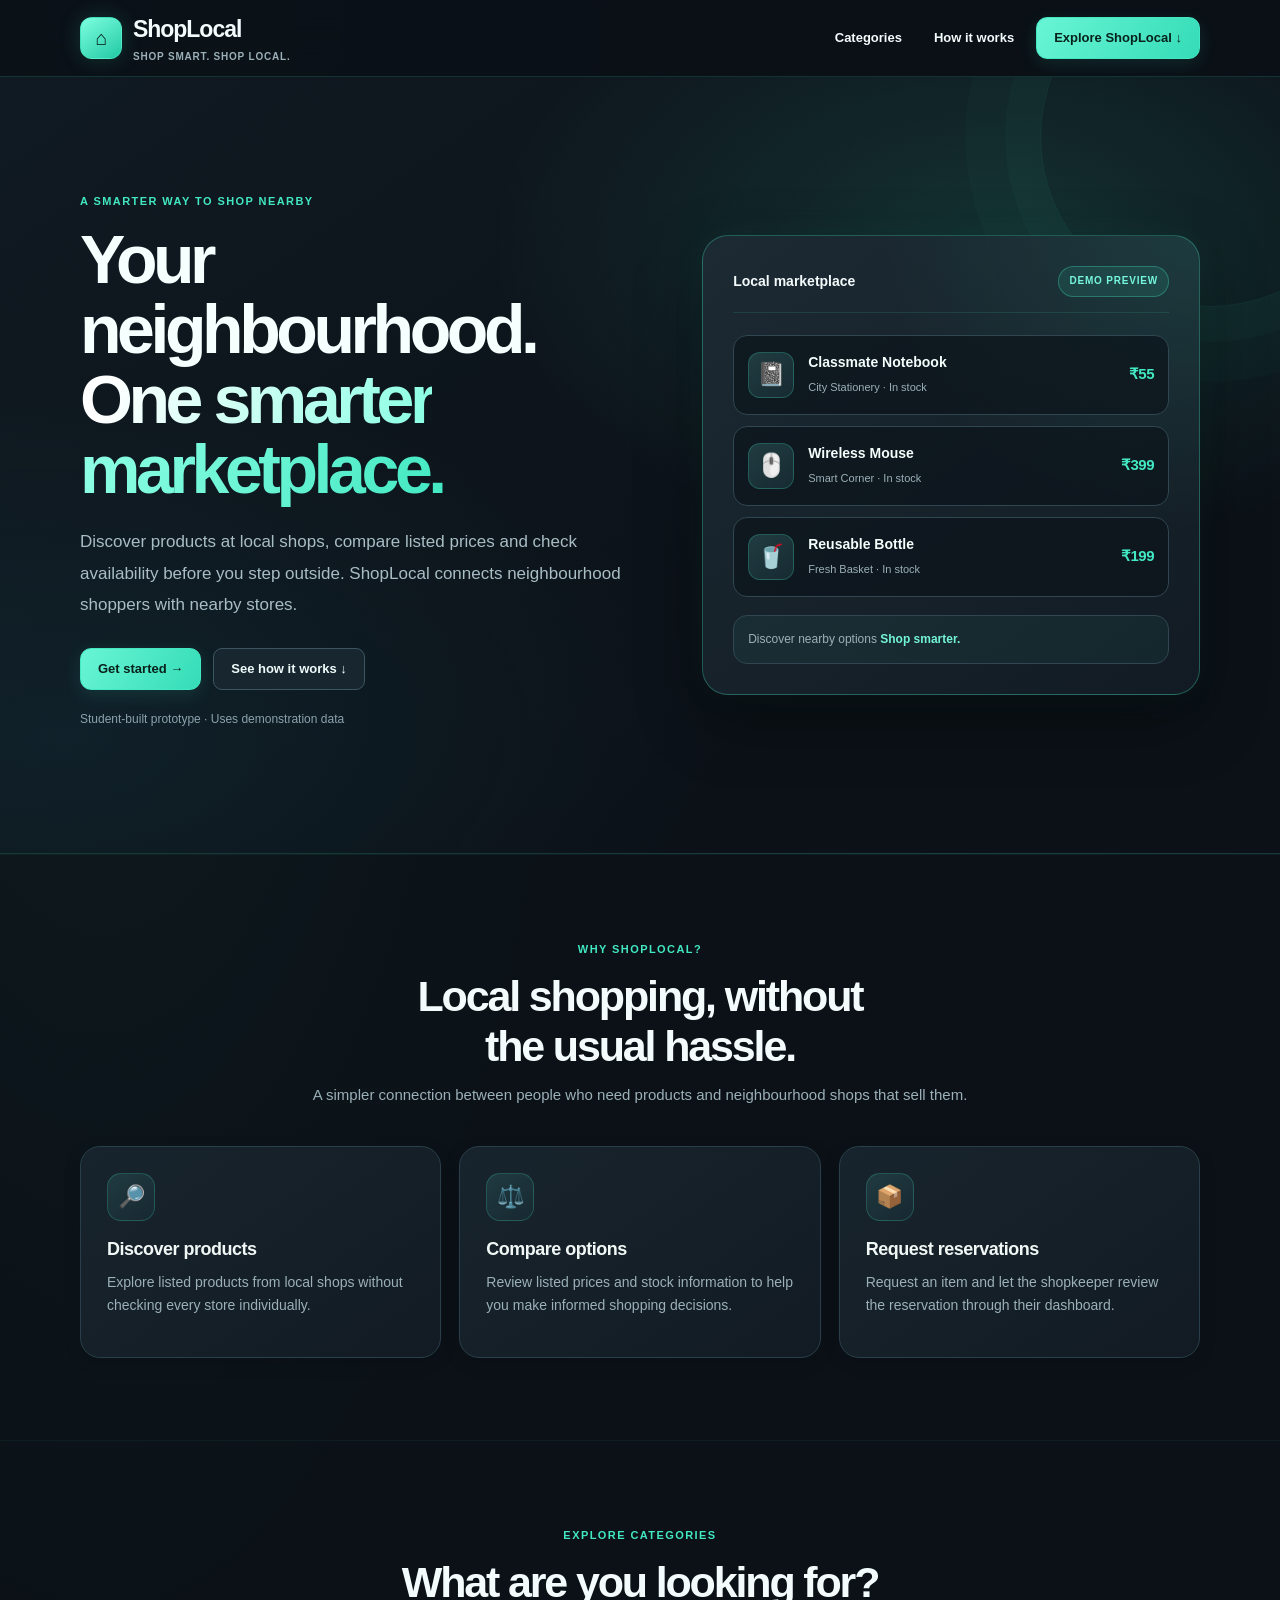
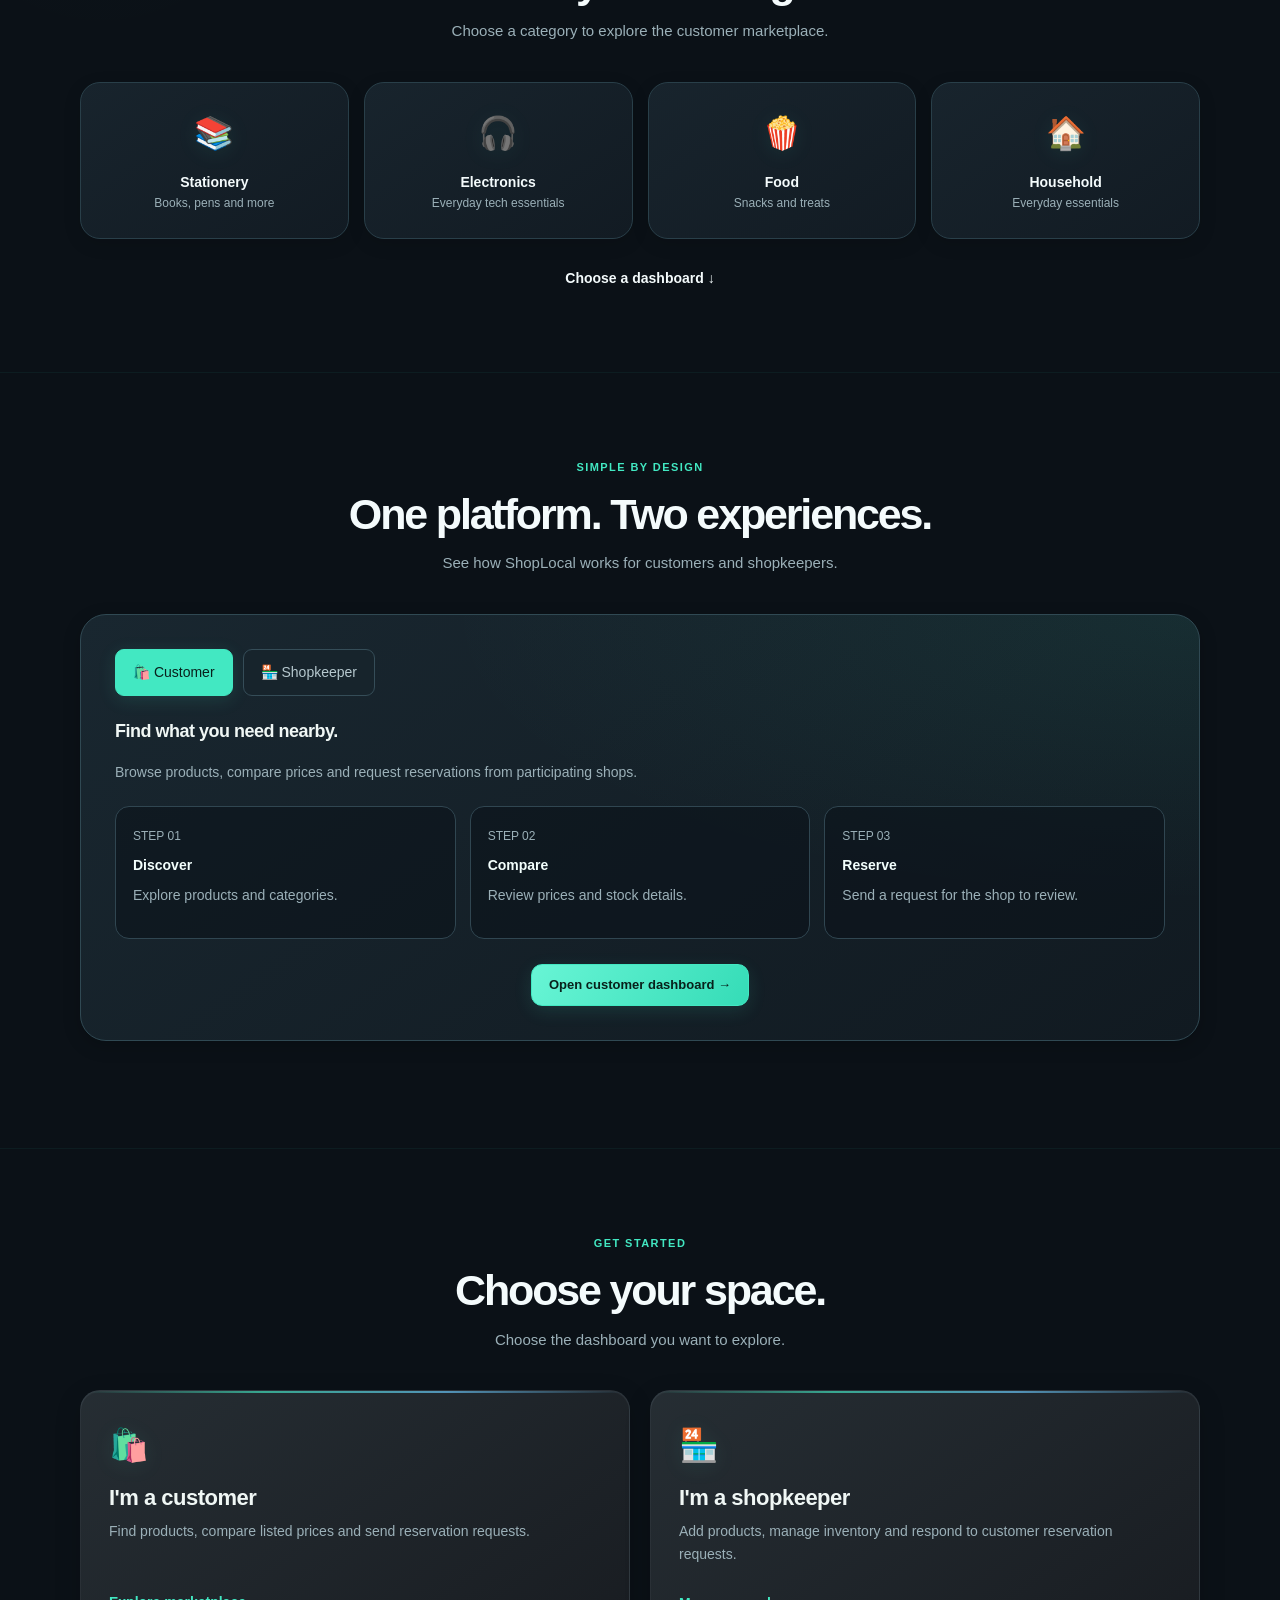
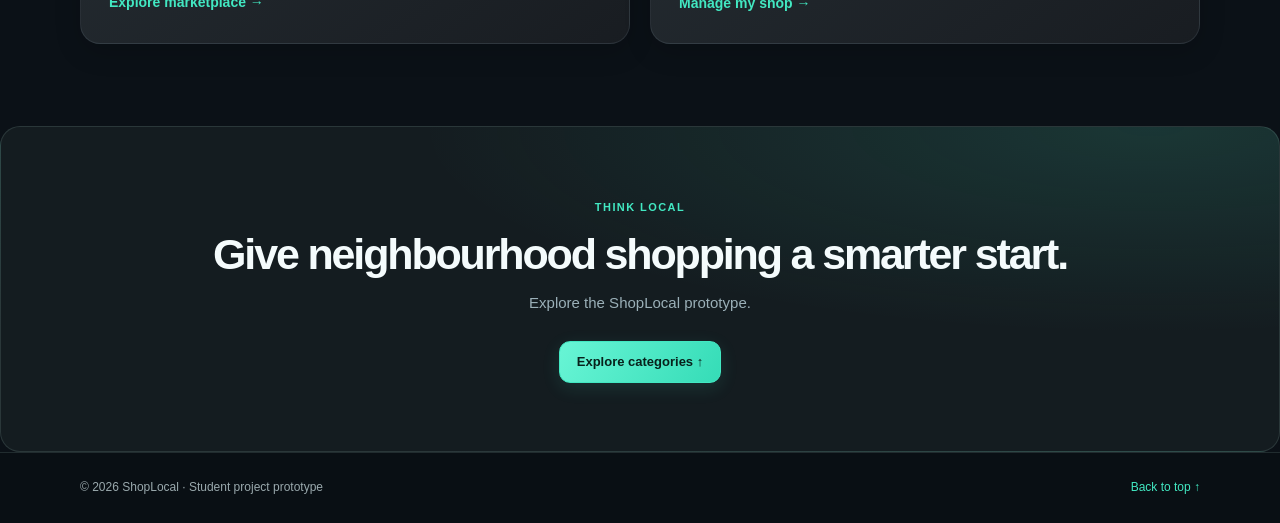
<file: index.html>
<!DOCTYPE html>
<html lang="en">
<head>
  <meta charset="UTF-8">
  <meta name="viewport" content="width=device-width, initial-scale=1.0">
  <meta name="theme-color" content="#fff8f4">
  <meta name="description" content="Discover products at local shops, compare listed prices and request reservations with ShopLocal.">
  <title>ShopLocal | Local Shopping, Smarter</title>
  <link rel="stylesheet" href="style.css">
  <script src="app.js" defer></script>
</head>
<body class="home-page">

  <!-- NAVIGATION -->
  <header class="home-nav">
    <div class="home-container nav-inner">
      <a class="home-brand" href="#home" aria-label="ShopLocal home">
        <span class="brand-icon">⌂</span>
        <span>
          ShopLocal
          <span class="brand-tag">SHOP SMART. SHOP LOCAL.</span>
        </span>
      </a>

      <nav class="nav-actions" aria-label="Main navigation">
        <a class="nav-link" href="#categories">Categories</a>
        <a class="nav-link" href="#how-it-works">How it works</a>
        <a class="primary-button" href="#dashboardChoices">
          Explore ShopLocal ↓
        </a>
      </nav>
    </div>
  </header>

  <main id="home">

    <!-- HERO -->
    <section class="home-hero">
      <div class="home-container hero-grid">

        <div class="hero-copy">
          <span class="eyebrow">A SMARTER WAY TO SHOP NEARBY</span>

          <h1>
            Your neighbourhood.
            <span class="gradient-text">One smarter marketplace.</span>
          </h1>

          <p class="hero-description">
            Discover products at local shops, compare listed prices
            and check availability before you step outside.
            ShopLocal connects neighbourhood shoppers with nearby stores.
          </p>

          <div class="hero-buttons">
            <a class="primary-button" href="#dashboardChoices">
              Get started →
            </a>
            <a class="secondary-button" href="#how-it-works">
              See how it works ↓
            </a>
          </div>

          <p class="prototype-note">
            Student-built prototype · Uses demonstration data
          </p>
        </div>

        <!-- MARKETPLACE PREVIEW -->
        <div class="visual-card">
          <div class="visual-top">
            <strong>Local marketplace</strong>
            <span class="demo-label">DEMO PREVIEW</span>
          </div>

          <div class="mock-product">
            <span class="mock-icon">📓</span>
            <div class="mock-details">
              <strong>Classmate Notebook</strong>
              <span>City Stationery · In stock</span>
            </div>
            <span class="mock-price">₹55</span>
          </div>

          <div class="mock-product">
            <span class="mock-icon">🖱️</span>
            <div class="mock-details">
              <strong>Wireless Mouse</strong>
              <span>Smart Corner · In stock</span>
            </div>
            <span class="mock-price">₹399</span>
          </div>

          <div class="mock-product">
            <span class="mock-icon">🥤</span>
            <div class="mock-details">
              <strong>Reusable Bottle</strong>
              <span>Fresh Basket · In stock</span>
            </div>
            <span class="mock-price">₹199</span>
          </div>

          <div class="visual-footer">
            <span>Discover nearby options</span>
            <strong>Shop smarter.</strong>
          </div>
        </div>

      </div>
    </section>

    <!-- BENEFITS -->
    <section class="home-section" id="benefits">
      <div class="home-container">

        <div class="section-heading">
          <span class="eyebrow">WHY SHOPLOCAL?</span>
          <h2>Local shopping, without the usual hassle.</h2>
          <p>
            A simpler connection between people who need products
            and neighbourhood shops that sell them.
          </p>
        </div>

        <div class="benefit-grid">

          <article class="benefit-card">
            <div class="benefit-icon">🔎</div>
            <h3>Discover products</h3>
            <p>
              Explore listed products from local shops without
              checking every store individually.
            </p>
          </article>

          <article class="benefit-card">
            <div class="benefit-icon">⚖️</div>
            <h3>Compare options</h3>
            <p>
              Review listed prices and stock information to help
              you make informed shopping decisions.
            </p>
          </article>

          <article class="benefit-card">
            <div class="benefit-icon">📦</div>
            <h3>Request reservations</h3>
            <p>
              Request an item and let the shopkeeper review
              the reservation through their dashboard.
            </p>
          </article>

        </div>
      </div>
    </section>

    <!-- CATEGORIES -->
    <section class="home-section" id="categories">
      <div class="home-container">

        <div class="section-heading">
          <span class="eyebrow">EXPLORE CATEGORIES</span>
          <h2>What are you looking for?</h2>
          <p>
            Choose a category to explore the customer marketplace.
          </p>
        </div>

        <div class="category-grid">

          <a class="category-card"
             href="customer.html?category=Stationery">
            <span class="category-icon">📚</span>
            <strong>Stationery</strong>
            <span>Books, pens and more</span>
          </a>

          <a class="category-card"
             href="customer.html?category=Electronics">
            <span class="category-icon">🎧</span>
            <strong>Electronics</strong>
            <span>Everyday tech essentials</span>
          </a>

          <a class="category-card"
             href="customer.html?category=Food">
            <span class="category-icon">🍿</span>
            <strong>Food</strong>
            <span>Snacks and treats</span>
          </a>

          <a class="category-card"
             href="customer.html?category=Household">
            <span class="category-icon">🏠</span>
            <strong>Household</strong>
            <span>Everyday essentials</span>
          </a>

        </div>

        <div class="section-action">
          <a class="text-link" href="#dashboardChoices">
            Choose a dashboard ↓
          </a>
        </div>

      </div>
    </section>

    <!-- HOW IT WORKS -->
    <section class="home-section" id="how-it-works">
      <div class="home-container">

        <div class="section-heading">
          <span class="eyebrow">SIMPLE BY DESIGN</span>
          <h2>One platform. Two experiences.</h2>
          <p>
            See how ShopLocal works for customers and shopkeepers.
          </p>
        </div>

        <div class="journey-panel">

          <div class="journey-tabs">
            <button
              class="journey-tab active"
              id="homeCustomerTab"
              type="button"
              aria-pressed="true">
              🛍️ Customer
            </button>

            <button
              class="journey-tab"
              id="homeShopkeeperTab"
              type="button"
              aria-pressed="false">
              🏪 Shopkeeper
            </button>
          </div>

          <div
            class="journey-content"
            id="homeJourneyContent"
            aria-live="polite">

            <h3>Find what you need nearby.</h3>
            <p>
              Browse products, compare prices and request reservations
              from participating shops.
            </p>

            <div class="journey-steps">

              <article class="journey-step">
                <span class="step-number">STEP 01</span>
                <strong>Discover</strong>
                <p>Explore products and categories.</p>
              </article>

              <article class="journey-step">
                <span class="step-number">STEP 02</span>
                <strong>Compare</strong>
                <p>Review prices and stock details.</p>
              </article>

              <article class="journey-step">
                <span class="step-number">STEP 03</span>
                <strong>Reserve</strong>
                <p>Send a request for the shop to review.</p>
              </article>

            </div>

            <div class="journey-action">
              <a
                class="primary-button"
                href="customer.html"
                id="homeJourneyLink">
                Open customer dashboard →
              </a>
            </div>

          </div>
        </div>

      </div>
    </section>

    <!-- DASHBOARD CHOICES -->
    <section class="home-section" id="dashboardChoices">
      <div class="home-container">

        <div class="section-heading">
          <span class="eyebrow">GET STARTED</span>
          <h2>Choose your space.</h2>
          <p>
            Choose the dashboard you want to explore.
          </p>
        </div>

        <div class="dashboard-grid">

          <a class="dashboard-card" href="customer.html">
            <span class="large-icon">🛍️</span>
            <h3>I'm a customer</h3>
            <p>
              Find products, compare listed prices and send
              reservation requests.
            </p>
            <span class="card-link">
              Explore marketplace →
            </span>
          </a>

          <a class="dashboard-card" href="shopkeeper.html">
            <span class="large-icon">🏪</span>
            <h3>I'm a shopkeeper</h3>
            <p>
              Add products, manage inventory and respond
              to customer reservation requests.
            </p>
            <span class="card-link">
              Manage my shop →
            </span>
          </a>

        </div>
      </div>
    </section>

    <!-- FINAL CALL TO ACTION -->
    <section class="home-cta">
      <div class="home-container">
        <span class="eyebrow">THINK LOCAL</span>
        <h2>Give neighbourhood shopping a smarter start.</h2>
        <p>Explore the ShopLocal prototype.</p>

        <a class="primary-button" href="#categories">
          Explore categories ↑
        </a>
      </div>
    </section>

  </main>

  <!-- FOOTER -->
  <footer class="home-footer">
    <div class="home-container footer-inner">
      <span>© 2026 ShopLocal · Student project prototype</span>
      <a href="#home">Back to top ↑</a>
    </div>
  </footer>

</body>
</html>
</file>
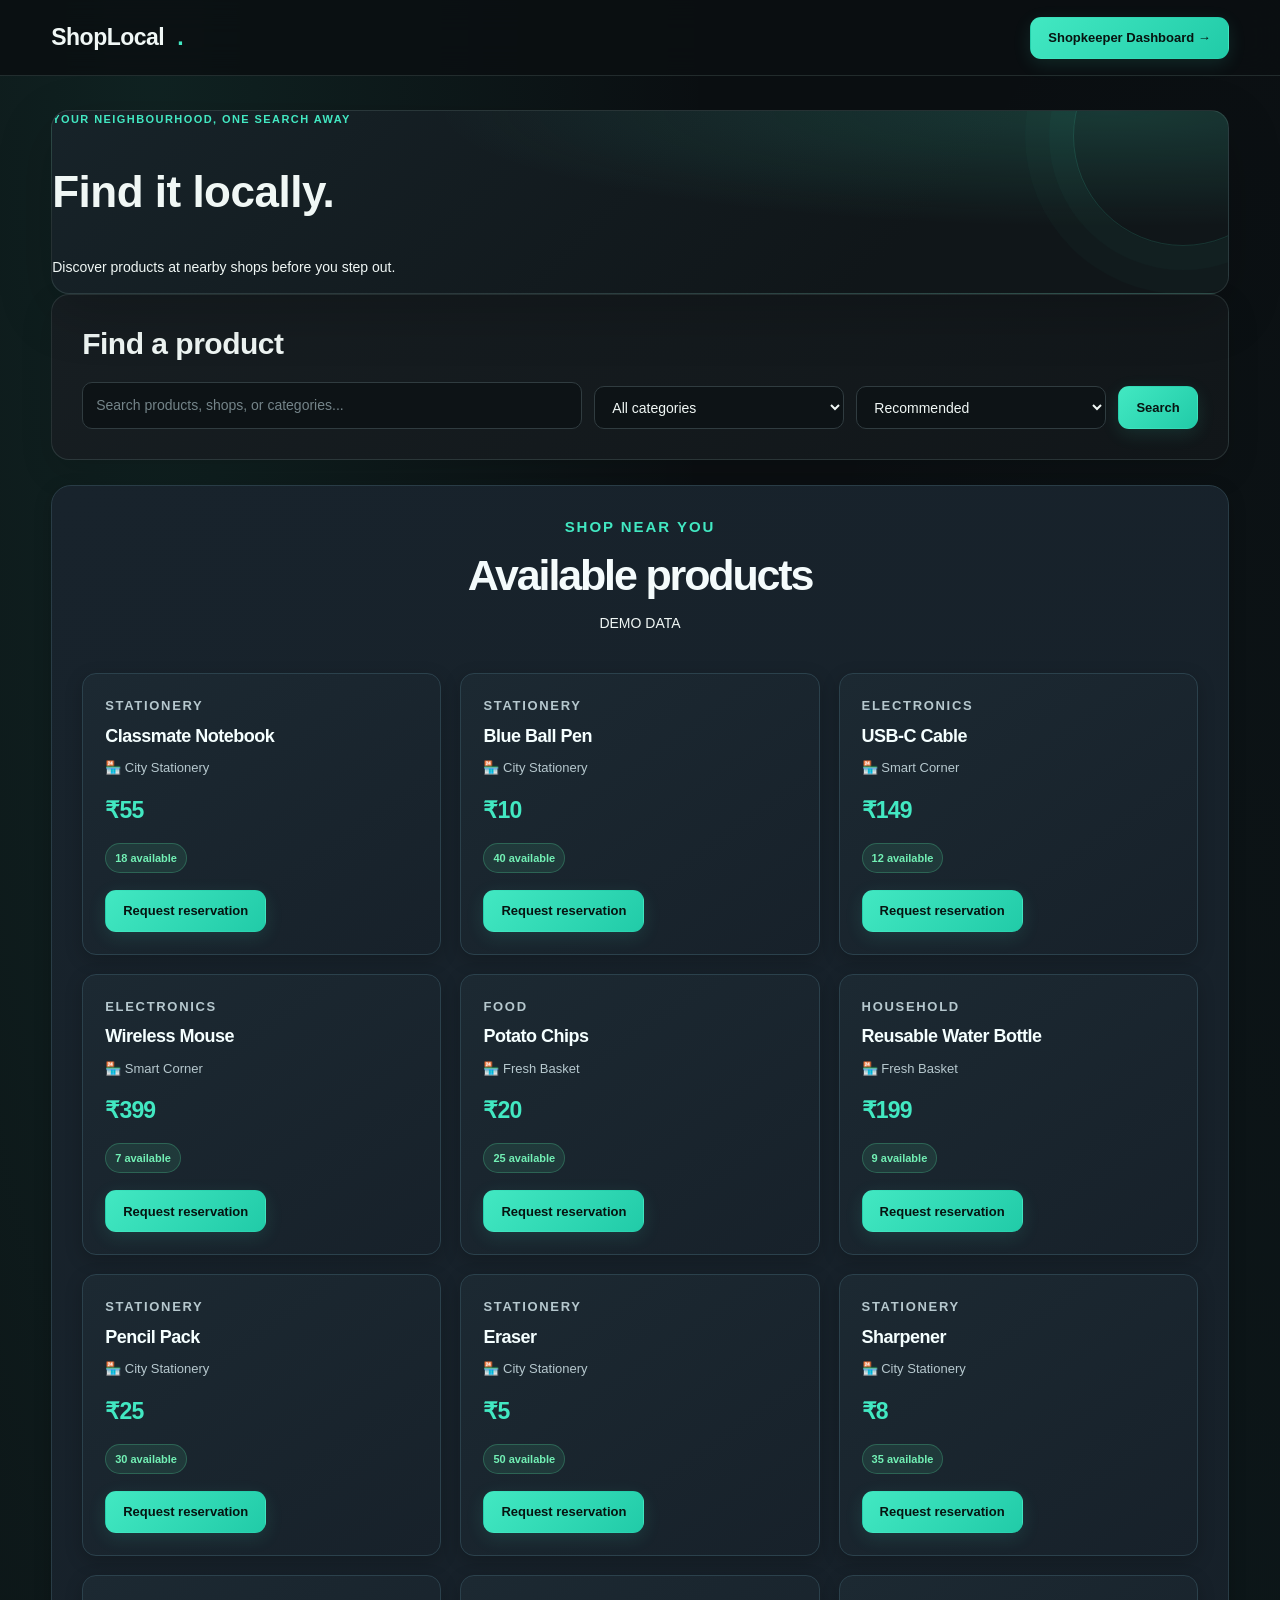
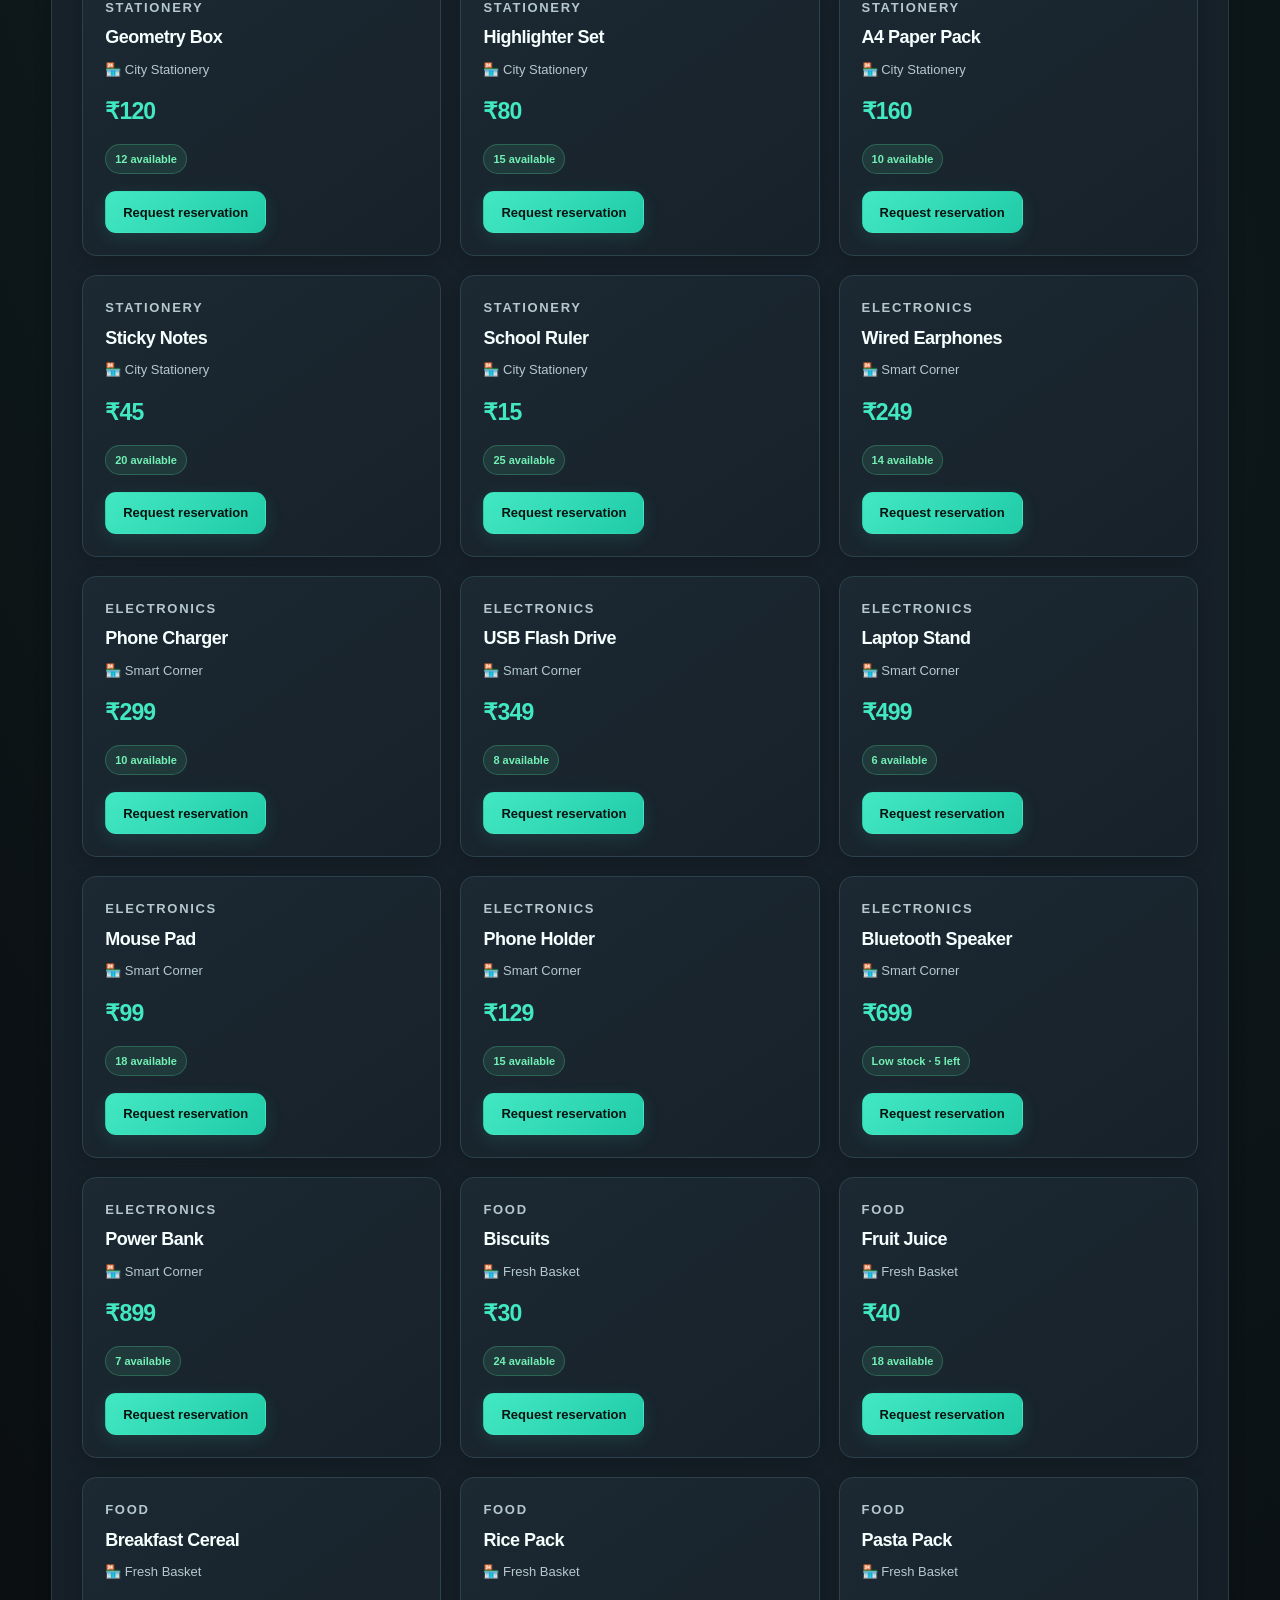
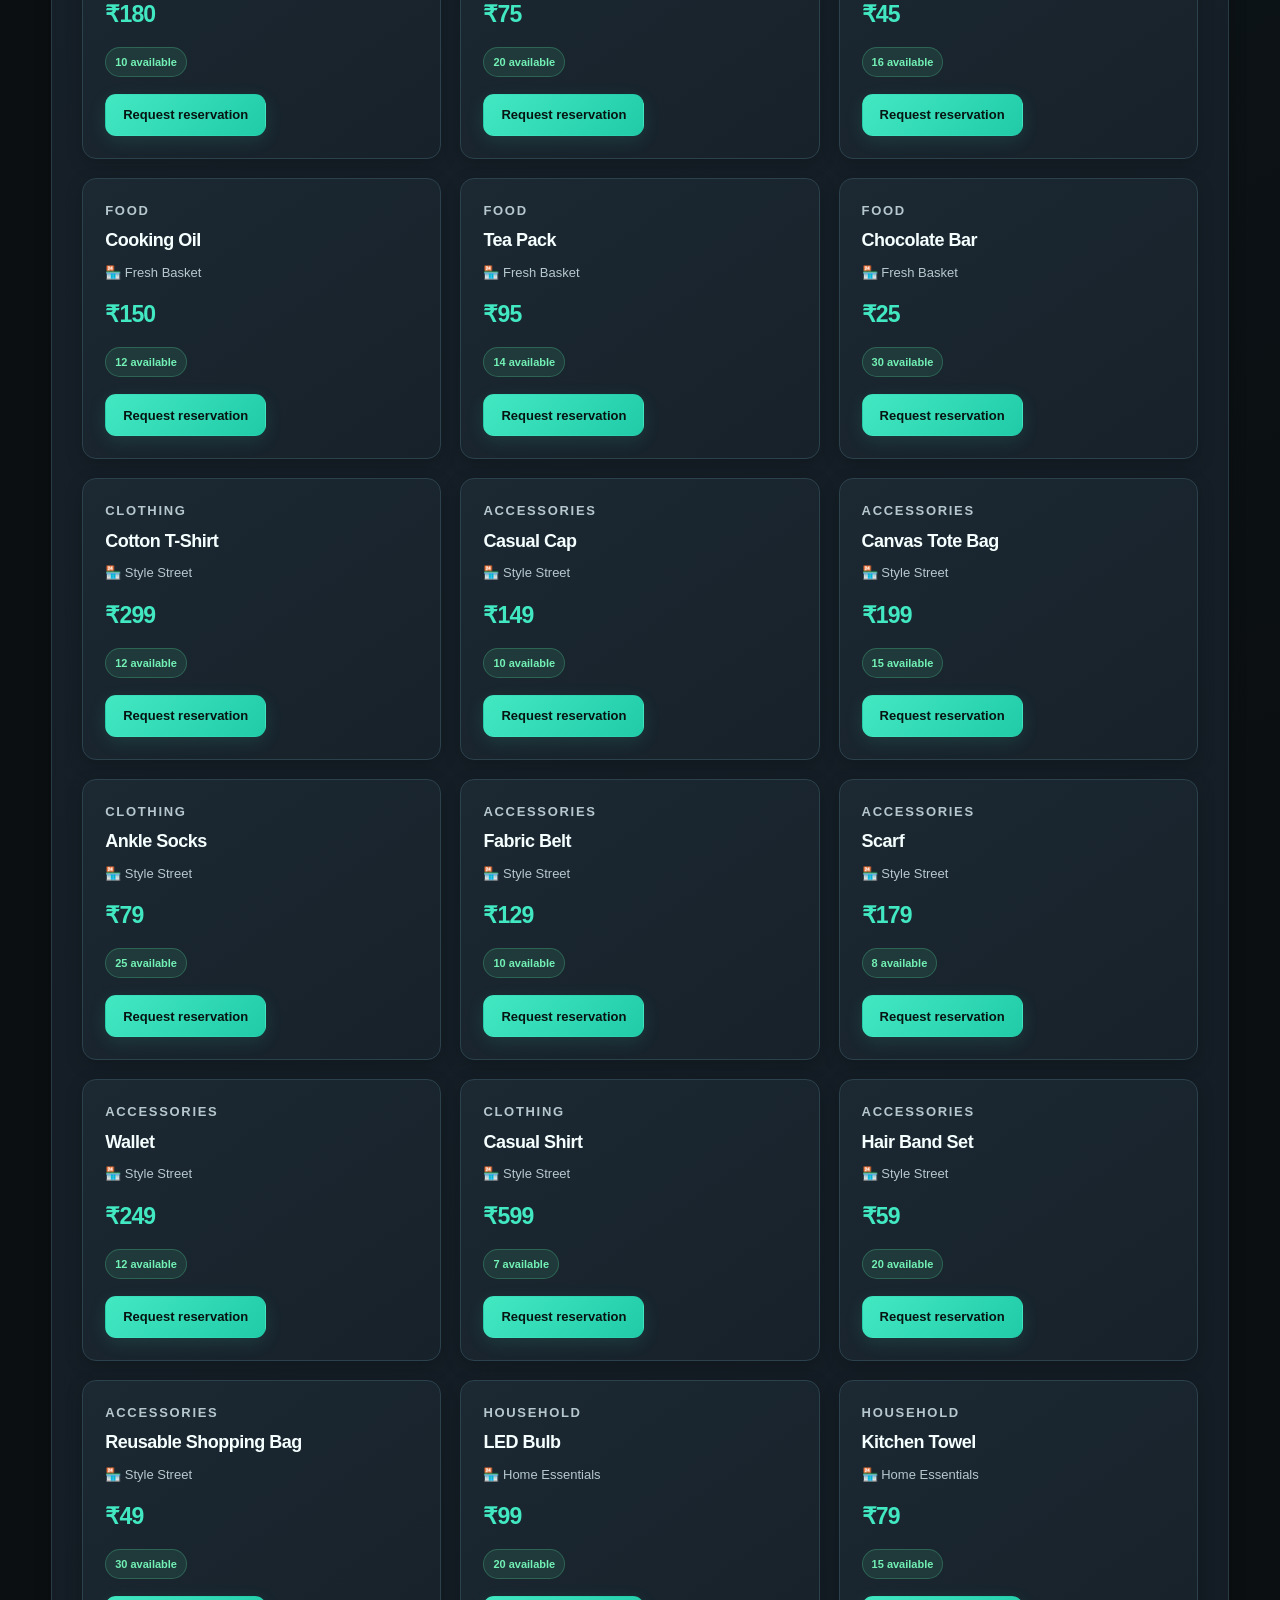
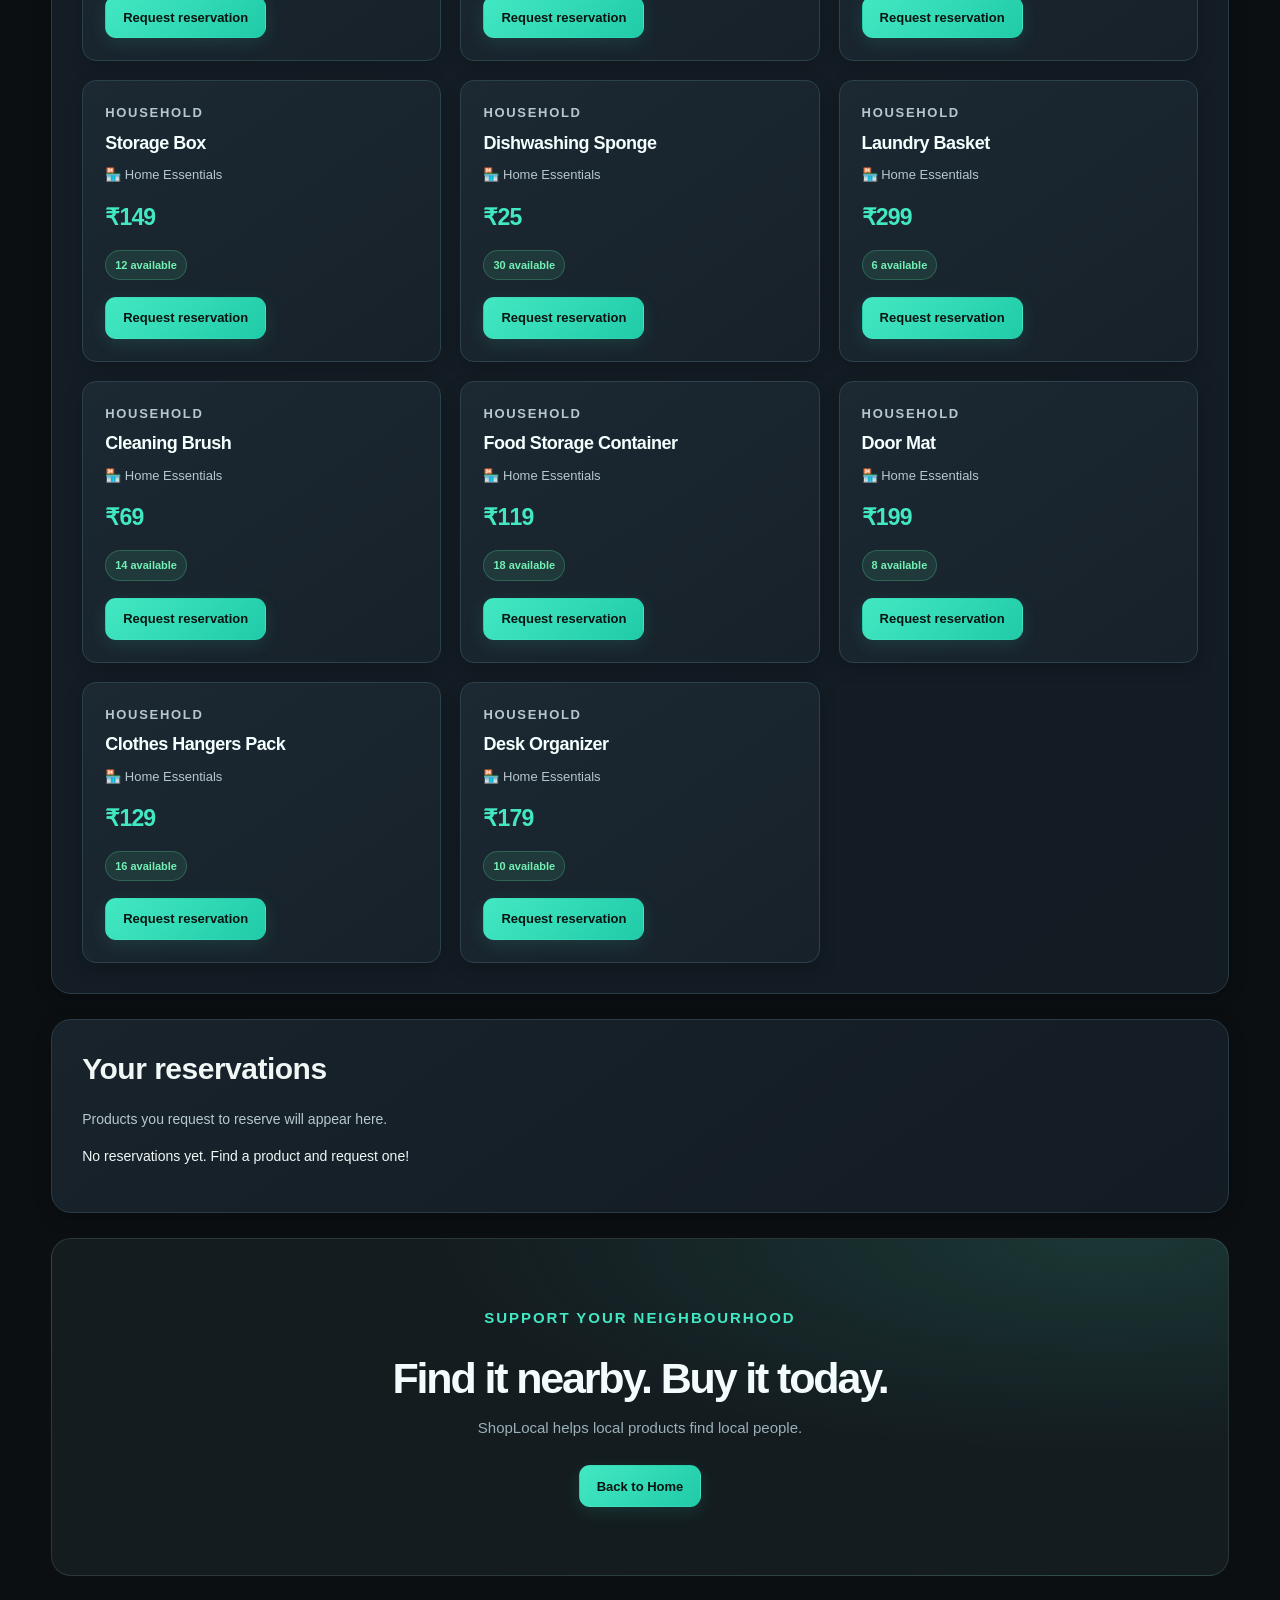
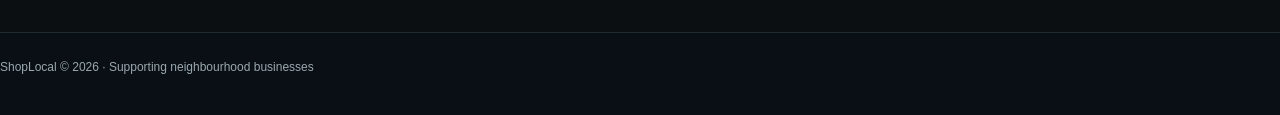
<file: customer.html>
<!DOCTYPE html>
<html lang="en">
<head>
  <meta charset="UTF-8">
  <meta name="viewport" content="width=device-width, initial-scale=1.0">
  <meta name="theme-color" content="#0b1220">
  <title>Customer Dashboard | ShopLocal</title>
  <link rel="stylesheet" href="style.css">
</head>
<body class="customer-page">
  <header class="navbar">
    <a class="brand" href="index.html">ShopLocal<span>.</span></a>
    <a class="primary-button" href="shopkeeper.html">Shopkeeper Dashboard →</a>
  </header>

  <main class="dashboard">
    <section class="welcome-panel">
      <p class="eyebrow">YOUR NEIGHBOURHOOD, ONE SEARCH AWAY</p>
      <h1>Find it locally.</h1>
      <p>Discover products at nearby shops before you step out.</p>
    </section>

    <section class="search-panel">
      <h2>Find a product</h2>
      <form id="searchForm">
        <input id="searchInput" type="search" placeholder="Search products, shops, or categories..." aria-label="Search products">
        <select id="categoryFilter" aria-label="Filter by category">
          <option value="all">All categories</option>
          <option value="Stationery">Stationery</option>
          <option value="Electronics">Electronics</option>
          <option value="Food">Food</option>
          <option value="Household">Household</option>
        </select>
        <select id="sortFilter" aria-label="Sort products">
          <option value="default">Recommended</option>
          <option value="price-low">Price: Low to High</option>
          <option value="price-high">Price: High to Low</option>
        </select>
        <button class="primary-button" type="submit">Search</button>
      </form>
    </section>

    <div id="productDetailModal" class="product-detail-modal" hidden aria-hidden="true">
      <div class="product-detail-backdrop" data-close-product-details></div>
      <section class="product-detail-dialog" role="dialog" aria-modal="true" aria-labelledby="productDetailTitle">
        <button type="button" class="detail-close-button" data-close-product-details aria-label="Close product details">×</button>
        <div id="shopProfileCard" class="shop-profile-card">
          <p>Select a product to see its details and shop profile.</p>
        </div>
      </section>
    </div>

    <section class="products-section">
      <div class="section-heading">
        <div>
          <p class="eyebrow">SHOP NEAR YOU</p>
          <h2>Available products</h2>
        </div>
        <span class="sample-label">DEMO DATA</span>
      </div>
      <div id="productGrid" class="product-grid"></div>
      <p id="emptyResults" hidden>No matching products found. Try another search.</p>
    </section>

    <section class="reservations-section">
      <h2>Your reservations</h2>
      <p>Products you request to reserve will appear here.</p>
      <div id="customerReservationList"></div>
    </section>

    <section class="home-cta">
      <p class="eyebrow">SUPPORT YOUR NEIGHBOURHOOD</p>
      <h2>Find it nearby. Buy it today.</h2>
      <p>ShopLocal helps local products find local people.</p>
      <a class="primary-button" href="index.html">Back to Home</a>
    </section>
  </main>

  <footer class="home-footer"><div class="footer-inner"><p>ShopLocal © 2026 · Supporting neighbourhood businesses</p></div></footer>
  <script src="app.js" defer></script>
</body>
</html>
</file>
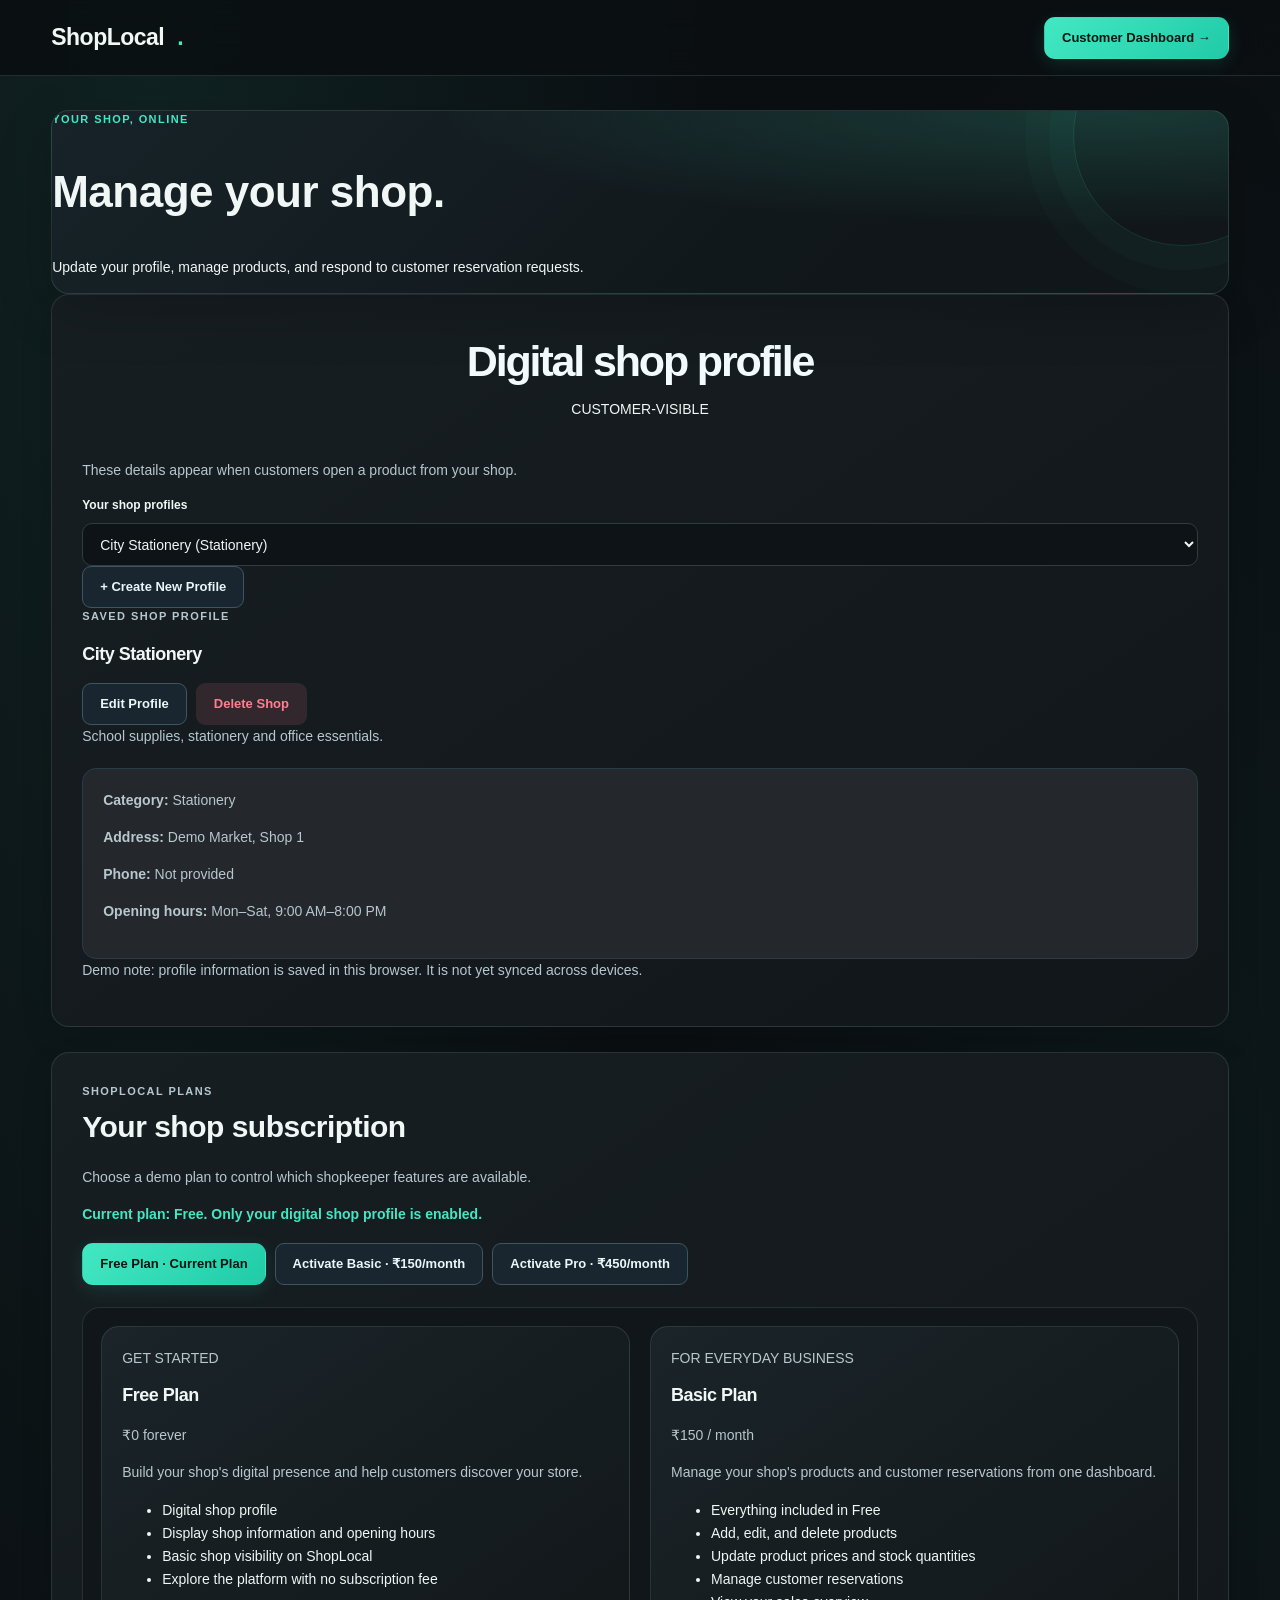
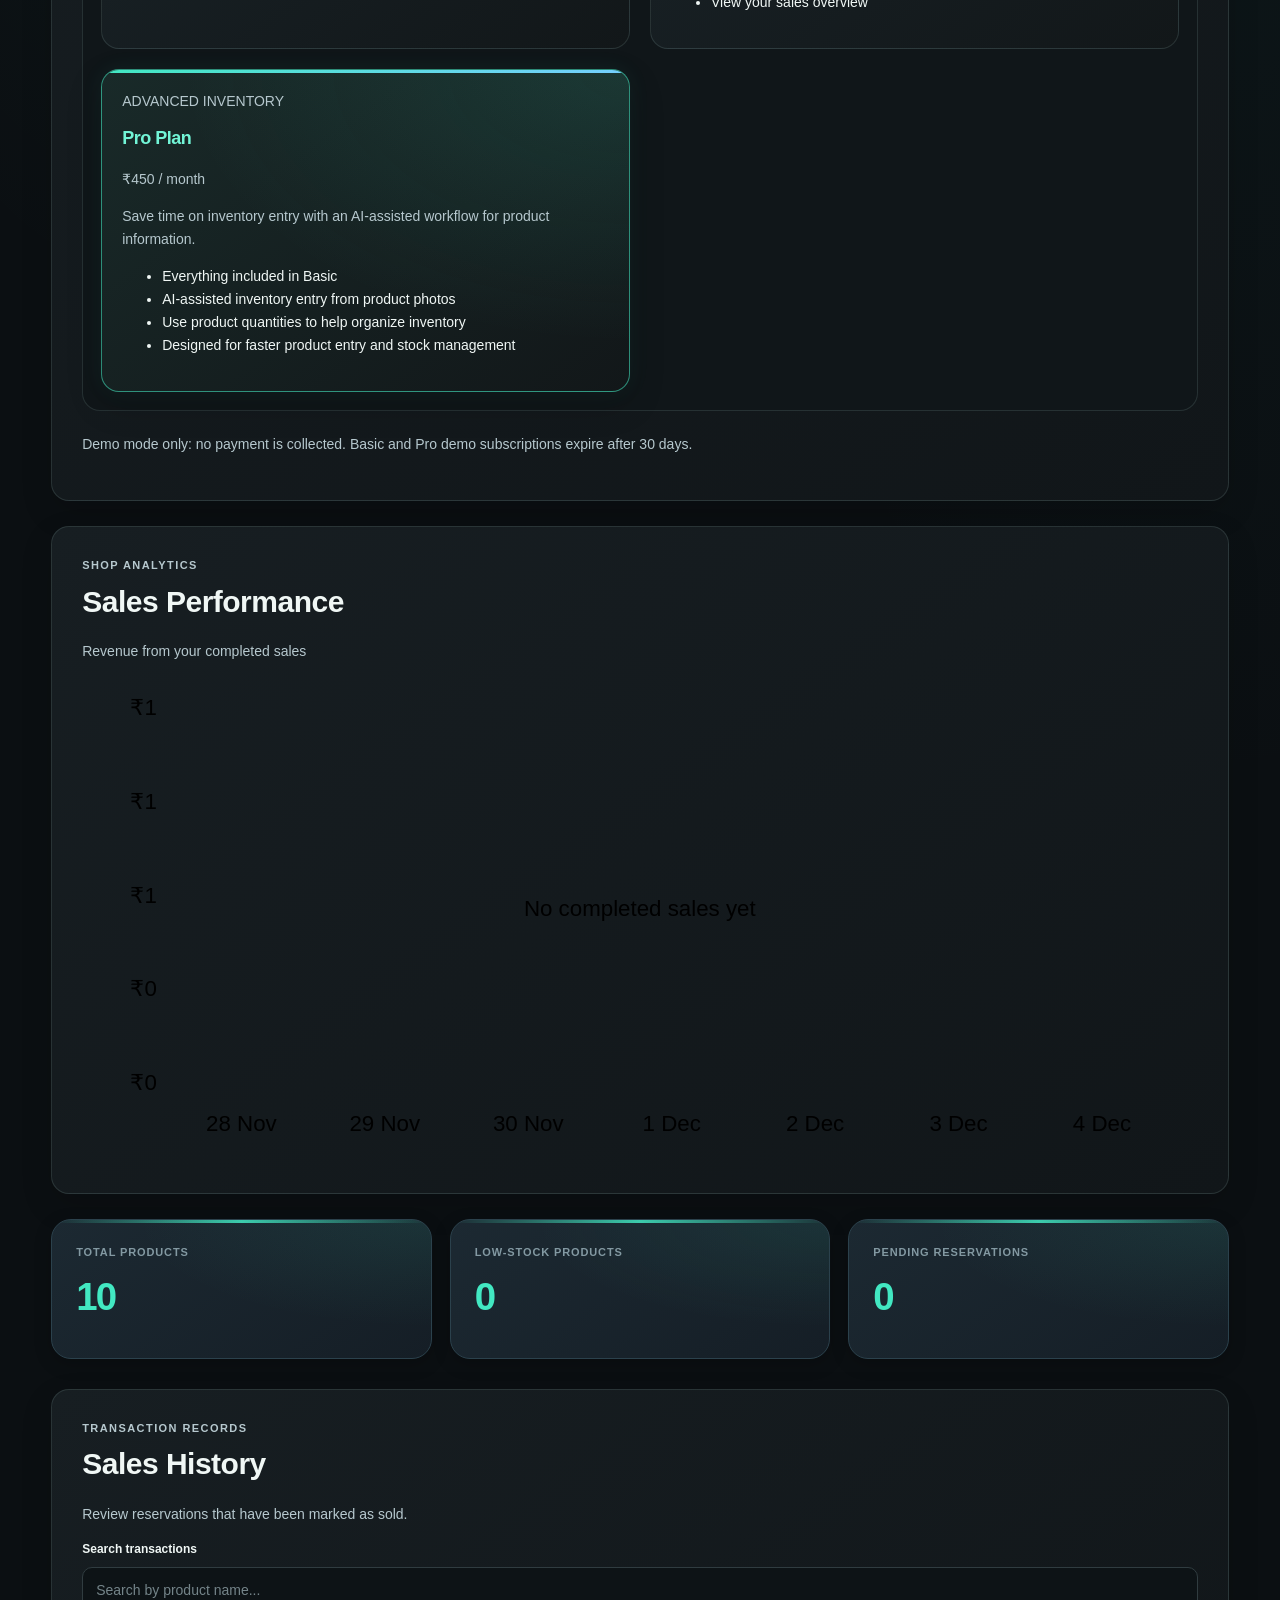
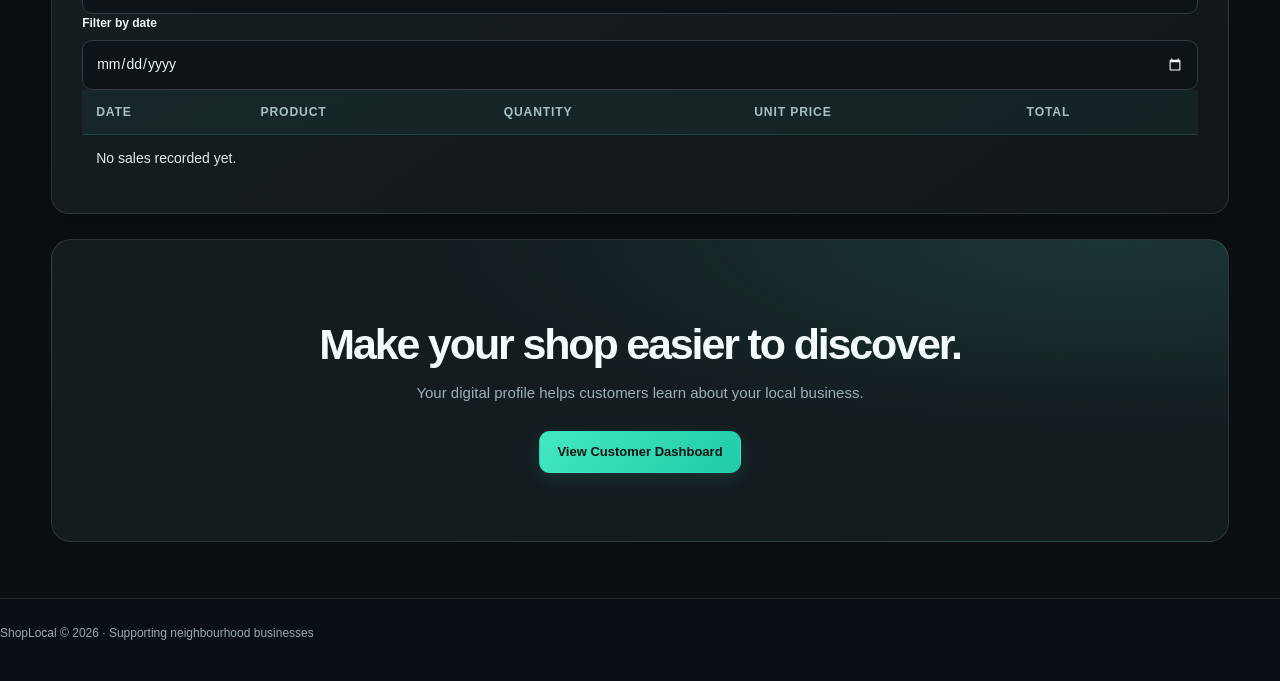
<file: shopkeeper.html>
<!DOCTYPE html>
<html lang="en">
<head>
  <meta charset="UTF-8">
  <meta name="viewport" content="width=device-width, initial-scale=1.0">
  <meta name="theme-color" content="#f4f7fb">
  <title>Shopkeeper Dashboard | ShopLocal</title>
  <link rel="stylesheet" href="style.css">
</head>
<body>
  <header class="navbar">
    <a class="brand" href="index.html">ShopLocal<span>.</span></a>
    <a class="primary-button" href="customer.html">Customer Dashboard →</a>
  </header>

  <main class="dashboard">
    <section class="welcome-panel">
      <p class="eyebrow">YOUR SHOP, ONLINE</p>
      <h1>Manage your shop.</h1>
      <p>Update your profile, manage products, and respond to customer reservation requests.</p>
    </section>

    <section class="search-panel shop-profile-editor">
      <div class="section-heading">
        <div>
          <p class="eyebrow"></p>
          <h2>Digital shop profile</h2>
        </div>
        <span class="sample-label">CUSTOMER-VISIBLE</span>
      </div>
      <p>These details appear when customers open a product from your shop.</p>
      <div class="profile-switcher">
        <label for="shopProfileSelect">Your shop profiles</label>
        <select id="shopProfileSelect" aria-label="Choose shop profile" hidden><option value="">Choose a shop profile</option></select>
        <button type="button" id="createNewShopProfileButton" class="secondary-button">+ Create First Profile</button>
      </div>
      <div id="shopProfileSummary" class="saved-shop-profile" hidden></div>
      <form id="shopProfileForm" class="shop-profile-form">
        <label for="shopProfileName">Shop name</label>
        <input id="shopProfileName" name="shopProfileName" type="text" maxlength="60" required placeholder="e.g. City Stationery">

        <label for="shopProfileCategory">Shop category</label>
        <select id="shopProfileCategory" name="shopProfileCategory" required>
          <option value="General Store">General Store</option>
          <option value="Stationery">Stationery</option>
          <option value="Footwear">Footwear</option>
          <option value="Clothing">Clothing</option>
          <option value="Electronics">Electronics</option>
          <option value="Food and Grocery">Food and Grocery</option>
          <option value="Household">Household</option>
          <option value="Other">Other</option>
        </select>

        <label for="shopProfileAddress">Shop address / area</label>
        <input id="shopProfileAddress" name="shopProfileAddress" type="text" maxlength="140" required placeholder="Street, area, city">

        <label for="shopProfilePhone">Contact phone (optional)</label>
        <input id="shopProfilePhone" name="shopProfilePhone" type="tel" maxlength="30" placeholder="Shop contact number">

        <label for="shopProfileHours">Opening hours</label>
        <input id="shopProfileHours" name="shopProfileHours" type="text" maxlength="100" required placeholder="e.g. Mon–Sat, 9 AM–8 PM">

        <label for="shopProfileDescription">About your shop</label>
        <textarea id="shopProfileDescription" name="shopProfileDescription" rows="3" maxlength="400" required placeholder="Describe your shop and what customers can find here."></textarea>

        <button class="primary-button" type="submit">Create Shop Profile</button>
      </form>
      <p class="profile-note">Demo note: profile information is saved in this browser. It is not yet synced across devices.</p>
    </section>

    <section class="search-panel" id="subscriptionPanel">
  <p class="eyebrow">SHOPLOCAL PLANS</p>
  <h2>Your shop subscription</h2>
  <p>Choose a demo plan to control which shopkeeper features are available.</p>

  <div id="subscriptionStatus" aria-live="polite">
    Create and save a shop profile to choose a plan.
  </div>

  <div class="card-actions">
    <button type="button" class="secondary-button" data-demo-plan="free">
      Free Plan
    </button>
    <button type="button" class="secondary-button" data-demo-plan="basic">
      Activate Basic · ₹150/month
    </button>
    <button type="button" class="primary-button" data-demo-plan="pro">
      Activate Pro · ₹450/month
    </button>
  </div>
   
  <div class="plan-details">
  <div class="plan-detail plan-free">
    <p class="plan-label">GET STARTED</p>
    <h3>Free Plan</h3>
    <p class="plan-price">₹0 <span>forever</span></p>
    <p class="plan-description">
      Build your shop's digital presence and help customers discover your store.
    </p>
    <ul>
      <li>Digital shop profile</li>
      <li>Display shop information and opening hours</li>
      <li>Basic shop visibility on ShopLocal</li>
      <li>Explore the platform with no subscription fee</li>
    </ul>
  </div>

  <div class="plan-detail plan-basic">
    <p class="plan-label">FOR EVERYDAY BUSINESS</p>
    <h3>Basic Plan</h3>
    <p class="plan-price">₹150 <span>/ month</span></p>
    <p class="plan-description">
      Manage your shop's products and customer reservations from one dashboard.
    </p>
    <ul>
      <li>Everything included in Free</li>
      <li>Add, edit, and delete products</li>
      <li>Update product prices and stock quantities</li>
      <li>Manage customer reservations</li>
      <li>View your sales overview</li>
    </ul>
  </div>

  <div class="plan-detail plan-pro">
    <p class="plan-label">ADVANCED INVENTORY</p>
    <h3>Pro Plan</h3>
    <p class="plan-price">₹450 <span>/ month</span></p>
    <p class="plan-description">
      Save time on inventory entry with an AI-assisted workflow for product information.
    </p>
    <ul>
      <li>Everything included in Basic</li>
      <li>AI-assisted inventory entry from product photos</li>
      <li>Use product quantities to help organize inventory</li>
      <li>Designed for faster product entry and stock management</li>
    </ul>
  </div>
</div>

  <p class="profile-note">
    Demo mode only: no payment is collected. Basic and Pro demo subscriptions
    expire after 30 days.
  </p>
</section>

<section class="pro-analytics-panel" id="proAnalyticsPanel" hidden>
  <p class="eyebrow">SHOPLOCAL PRO</p>
  <h2>Sales Analytics</h2>
  <p class="analytics-description">
    Understand your shop's sales performance with recorded reservation data.
  </p>

  <div class="analytics-summary">
    <article class="analytics-card">
      <span>Last Month's Sales</span>
      <strong id="lastMonthSales">₹0</strong>
      <p id="lastMonthOrders">0 completed orders</p>
    </article>

    <article class="analytics-card">
      <span>Current Month's Sales</span>
      <strong id="currentMonthSales">₹0</strong>
      <p id="currentMonthOrders">0 completed orders</p>
    </article>
  </div>

  <div class="analytics-chart-card" hidden>
    <h3>Daily Sales — Last Month</h3>
    <p id="salesChartMessage">Sales will appear here once recorded.</p>
    <div class="sales-chart" id="salesChart"
         role="img" aria-label="Daily sales chart for last month" hidden>
    </div>
  </div>

  <div class="analytics-chart-card">
    <h3>Profit &amp; Loss Overview</h3>
    <p class="analytics-description">
      Based on completed reservations and saved product cost prices.
    </p>

    <div class="analytics-summary">
      <article class="analytics-card">
        <span>Revenue</span>
        <strong id="profitRevenue">₹0</strong>
      </article>

      <article class="analytics-card">
        <span>Cost of Goods Sold</span>
        <strong id="profitCosts">₹0</strong>
      </article>

      <article class="analytics-card">
        <span>Gross Profit</span>
        <strong id="grossProfit">₹0</strong>
      </article>
    </div>

    <p id="profitMessage">
      Profit figures will appear when reservations are completed.
    </p>
  </div>
</section>

<section class="search-panel" id="salesGraphPanel">
  <p class="eyebrow">SHOP ANALYTICS</p>
  <h2>Sales Performance</h2>
  <p>Revenue from your completed sales</p>

  <div id="salesGraphSummary" class="stats-grid dashboard-grid"></div>

  <div class="sales-chart-wrap">
    <svg
      id="salesGraph"
      viewBox="0 0 700 300"
      role="img"
      aria-label="Daily sales revenue graph"
      preserveAspectRatio="xMidYMid meet">
    </svg>
  </div>
</section>

<section class="search-panel" id="marketPricePanel" hidden>
  <p class="eyebrow">SHOPLOCAL PRO</p>
  <h2>Market Price Intelligence</h2>
  <p>
    Compare your selling prices with sample market prices
    and get a recommended selling price for each eligible demo product.
  </p>

  <div id="marketPriceSummary" class="stats-grid dashboard-grid"></div>

  <div id="marketPriceResults" class="product-grid">
    <p>Market price insights will appear here.</p>
  </div>

  <p class="profile-note">
    Demo estimates only. These are not live market prices.
  </p>
</section>
    <section class="stats-grid dashboard-grid" aria-label="Shop summary">
      <article class="stat-card"><p>Total products</p><strong id="totalProducts">0</strong></article>
      <article class="stat-card"><p>Low-stock products</p><strong id="lowStockProducts">0</strong></article>
      <article class="stat-card"><p>Pending reservations</p><strong id="pendingReservations">0</strong></article>
    </section>

    <!-- BASIC + PRO SALES OVERVIEW -->
    <section class="search-panel" id="salesOverview">
      <p class="eyebrow">SALES PERFORMANCE</p>
      <h2>Sales Overview</h2>
      <p>Only reservations marked Completed count as sales.</p>

      <div class="stats-grid dashboard-grid">
        <article class="stat-card">
          <p>Completed Sales</p>
          <strong id="completedSalesCount">0</strong>
        </article>

        <article class="stat-card">
          <p>Total Revenue</p>
          <strong id="completedSalesRevenue">₹0</strong>
        </article>

        <article class="stat-card">
          <p>Units Sold</p>
          <strong id="completedSalesUnits">0</strong>
        </article>
      </div>
    </section>

    <section class="search-panel" id="salesHistoryPanel">
  <p class="eyebrow">TRANSACTION RECORDS</p>
  <h2>Sales History</h2>
  <p>Review reservations that have been marked as sold.</p>

  <div class="form-group">
    <label for="salesHistorySearch">Search transactions</label>
    <input
      type="search"
      id="salesHistorySearch"
      placeholder="Search by product name..."
    >
  </div>

  <div class="form-group">
    <label for="salesHistoryDate">Filter by date</label>
    <input type="date" id="salesHistoryDate">
  </div>



  <div class="table-wrapper">
    <table>
      <thead>
        <tr>
          <th>Date</th>
          <th>Product</th>
          <th>Quantity</th>
          <th>Unit Price</th>
          <th>Total</th>
        </tr>
      </thead>
      <tbody id="salesHistoryList">
        <tr>
          <td colspan="5">No sales recorded yet.</td>
        </tr>
      </tbody>
    </table>
  </div>
</section>

    
    <section class="search-panel">
  <p class="eyebrow">INVENTORY</p>
  <h2>Add or edit a product</h2>  

  <form id="productForm">
    <input id="editingProductId" type="hidden">

    <label for="productName">Product name</label>
    <input
      id="productName"
      type="text"
      required
      maxlength="100"
      placeholder="e.g. Blue Ball Pen"
    >

    <label for="productCategory">Category</label>
    <select id="productCategory" required>
      <option value="">Choose category</option>
      <option value="Stationery">Stationery</option>
      <option value="Electronics">Electronics</option>
      <option value="Food">Food</option>
      <option value="Household">Household</option>
    </select>

    <label for="productPrice">Selling Price (₹)</label>
    <input
      id="productPrice"
      type="number"
      min="0.01"
      step="0.01"
      required
      placeholder="Selling price"
    >

    <label for="productCostPrice">Cost Price (₹)</label>
    <input
      id="productCostPrice"
      type="number"
      min="0"
      step="0.01"
      required
      placeholder="What the shop pays"
    >

    <label for="productStock">Stock quantity</label>
    <input
      id="productStock"
      type="number"
      min="0"
      step="1"
      required
      placeholder="Available quantity"
    >

    <button class="primary-button" type="submit">
      Add Product
    </button>
  </form>
</section>

    <section class="products-section">
      <div class="section-heading"><div><p class="eyebrow">YOUR LISTINGS</p><h2>Product inventory</h2></div></div>
      <div id="inventoryList" class="product-grid"></div>
    </section>

    <section class="reservations-section">
      <p class="eyebrow">CUSTOMER ACTIVITY</p>
      <h2>Reservation requests</h2>
      <p>Approve requests only when the requested quantity is available.</p>
      <div id="shopkeeperReservationList"></div>
    </section>

    <section class="home-cta">
      <h2>Make your shop easier to discover.</h2>
      <p>Your digital profile helps customers learn about your local business.</p>
      <a class="primary-button" href="customer.html">View Customer Dashboard</a>
    </section>
  </main>

  <footer class="home-footer"><div class="footer-inner"><p>ShopLocal © 2026 · Supporting neighbourhood businesses</p></div></footer>
  <script src="app.js" defer></script>
</body>
</html>
</file>
<file: style.css>
/* ==========================================================
   SHOPLOCAL — GRAPHITE PRO
   Charcoal • Silver • Crisp White
   Complete responsive stylesheet
   CSS only — preserves JavaScript functionality
   ========================================================== */

/* ---------- 1. DESIGN TOKENS & RESET ---------- */

:root {
  color-scheme: dark;

  --bg: #17191c;
  --bg-deep: #111315;
  --surface: #202327;
  --surface-raised: #282c31;
  --surface-hover: #30353b;
  --surface-soft: #24272b;

  --text: #f6f7f8;
  --text-secondary: #c3c7cc;
  --muted: #969da5;

  --primary: #e5e7eb;
  --primary-dark: #c8cdd3;
  --primary-contrast: #17191c;

  --border: #393e44;
  --border-strong: #535a63;

  --success: #73d6a0;
  --success-bg: rgba(64, 180, 112, 0.12);
  --warning: #f1c879;
  --warning-bg: rgba(241, 200, 121, 0.12);
  --danger: #ff8585;
  --danger-bg: rgba(255, 100, 100, 0.12);
  --info: #a9c7f5;
  --info-bg: rgba(140, 174, 224, 0.12);

  --radius-sm: 9px;
  --radius: 14px;
  --radius-lg: 20px;
  --radius-xl: 26px;

  --shadow-sm: 0 3px 10px rgba(0, 0, 0, 0.14);
  --shadow: 0 10px 30px rgba(0, 0, 0, 0.19);
  --shadow-lg: 0 18px 50px rgba(0, 0, 0, 0.25);

  --content-width: 1180px;
  --transition: 180ms ease;

  /* Keep legacy variable names used by existing styles. */
  --orange: #e5e7eb;
  --orange-dark: #c8cdd3;
  --radius-old: 14px;
  --sl-night: #17191c;
  --sl-night-soft: #202327;
  --sl-cyan: #e5e7eb;
  --sl-cyan-deep: #c8cdd3;
  --sl-text: #f6f7f8;
  --sl-muted: #969da5;
  --sl-line: #393e44;

  --home-bg: #17191c;
  --home-panel: #202327;
  --home-teal: #e5e7eb;
  --home-text: #f6f7f8;
  --home-muted: #a4aab1;
  --home-border: #393e44;
}

*,
*::before,
*::after {
  box-sizing: border-box;
}

html {
  scroll-behavior: smooth;
  scroll-padding-top: 90px;
  -webkit-text-size-adjust: 100%;
}

body {
  min-width: 320px;
  min-height: 100vh;
  margin: 0;
  background: var(--bg);
  color: var(--text);
  font-family: Inter, "Segoe UI", Roboto, Arial, sans-serif;
  font-size: 14px;
  line-height: 1.65;
  -webkit-font-smoothing: antialiased;
}

img,
svg,
video,
canvas {
  max-width: 100%;
}

img {
  height: auto;
}

button,
input,
select,
textarea {
  font: inherit;
}

button {
  color: inherit;
}

a {
  color: inherit;
  text-decoration: none;
}

p {
  margin-top: 0;
}

h1,
h2,
h3,
h4,
h5 {
  color: var(--text);
  line-height: 1.25;
  letter-spacing: -0.025em;
}

h1 {
  font-size: clamp(30px, 4vw, 44px);
}

h2 {
  font-size: clamp(23px, 3vw, 30px);
}

h3 {
  font-size: 18px;
}

::selection {
  background: #e5e7eb;
  color: #17191c;
}

:focus-visible {
  outline: 2px solid #f6f7f8;
  outline-offset: 3px;
}

[hidden] {
  display: none !important;
}

/* ---------- 2. SHARED LAYOUT ---------- */

.container,
.dashboard,
.home-container {
  width: min(var(--content-width), 92%);
  margin-right: auto;
  margin-left: auto;
}

.dashboard {
  margin-top: 34px;
  margin-bottom: 56px;
}

section {
  min-width: 0;
}

section > h2,
.products-section > h2,
.reservations-section > h2 {
  margin-top: 0;
  margin-bottom: 20px;
}

.eyebrow {
  margin: 0 0 9px;
  color: var(--muted);
  font-size: 11px;
  font-weight: 800;
  letter-spacing: 0.13em;
  line-height: 1.5;
  text-transform: uppercase;
}

.muted,
.text-muted {
  color: var(--muted);
}

small {
  color: var(--muted);
}

/* ---------- 3. NAVIGATION ---------- */

.navbar {
  position: relative;
  z-index: 20;
  display: flex;
  align-items: center;
  justify-content: space-between;
  gap: 18px;
  min-height: 76px;
  padding: 15px max(4%, calc((100% - var(--content-width)) / 2));
  background: #141619;
  border-bottom: 1px solid var(--border);
}

.brand,
.home-brand {
  display: inline-flex;
  align-items: center;
  gap: 11px;
  min-width: 0;
  color: var(--text);
  font-size: 23px;
  font-weight: 850;
  letter-spacing: -0.045em;
}

.brand span {
  color: var(--primary);
}

.brand-icon {
  display: grid;
  flex: 0 0 auto;
  width: 42px;
  height: 42px;
  place-items: center;
  border: 1px solid #555b63;
  border-radius: 12px;
  background: linear-gradient(145deg, #e5e7eb, #aeb4bc);
  color: #17191c;
  font-size: 20px;
  font-weight: 900;
}

.navbar > a,
.navbar .nav-actions,
.nav-actions {
  display: flex;
  align-items: center;
  gap: 13px;
}

.navbar a:not(.brand):not(.primary-button),
.nav-link {
  color: var(--text-secondary);
  font-weight: 650;
  transition: color var(--transition);
}

.navbar a:hover,
.nav-link:hover {
  color: #fff;
}

/* ---------- 4. BUTTONS ---------- */

.primary-button,
.secondary-button,
.danger-button,
button.primary-button,
button.secondary-button,
button.danger-button {
  display: inline-flex;
  align-items: center;
  justify-content: center;
  gap: 8px;
  min-height: 42px;
  max-width: 100%;
  padding: 10px 17px;
  border: 1px solid transparent;
  border-radius: var(--radius-sm);
  font-size: 13px;
  font-weight: 750;
  line-height: 1.35;
  text-align: center;
  cursor: pointer;
  transition:
    background var(--transition),
    color var(--transition),
    border-color var(--transition),
    transform var(--transition),
    box-shadow var(--transition);
}

.primary-button {
  background: var(--primary);
  color: var(--primary-contrast);
  border-color: var(--primary);
}

.primary-button:hover:not(:disabled) {
  background: #fff;
  border-color: #fff;
  box-shadow: 0 5px 16px rgba(255, 255, 255, 0.08);
  transform: translateY(-1px);
}

.secondary-button {
  background: #2a2e33;
  color: var(--text);
  border-color: var(--border-strong);
}

.secondary-button:hover:not(:disabled) {
  background: #373c43;
  border-color: #747b84;
}

.danger-button {
  background: var(--danger-bg);
  color: var(--danger);
  border-color: rgba(255, 133, 133, 0.28);
}

.danger-button:hover:not(:disabled) {
  background: rgba(255, 100, 100, 0.2);
  border-color: var(--danger);
}

button:disabled,
.primary-button:disabled,
.secondary-button:disabled,
.danger-button:disabled {
  opacity: 0.45;
  cursor: not-allowed;
  transform: none;
  box-shadow: none;
}

/* ---------- 5. FORMS & INPUTS ---------- */

label {
  display: block;
  margin-bottom: 7px;
  color: var(--text-secondary);
  font-size: 12px;
  font-weight: 700;
}

input,
select,
textarea {
  width: 100%;
  min-width: 0;
  min-height: 43px;
  padding: 11px 13px;
  border: 1px solid var(--border-strong);
  border-radius: var(--radius-sm);
  background: #191b1f;
  color: var(--text);
  outline: none;
  transition:
    border-color var(--transition),
    box-shadow var(--transition),
    background var(--transition);
}

input::placeholder,
textarea::placeholder {
  color: #818890;
  opacity: 1;
}

input:focus,
select:focus,
textarea:focus {
  border-color: #bfc5cc;
  box-shadow: 0 0 0 3px rgba(220, 224, 230, 0.09);
  background: #1c1f23;
}

select {
  cursor: pointer;
}

textarea {
  min-height: 100px;
  resize: vertical;
}

input[type="checkbox"],
input[type="radio"] {
  width: auto;
  min-height: auto;
  accent-color: #e5e7eb;
}

input[type="number"] {
  font-variant-numeric: tabular-nums;
}

form {
  min-width: 0;
}

/* ---------- 6. DASHBOARD PANELS ---------- */

.search-panel,
.products-section,
.reservations-section,
.journey-panel,
.search-results-panel,
.inventory-section,
#salesOverview,
.pro-analytics-panel {
  min-width: 0;
  margin-bottom: 25px;
  padding: clamp(20px, 3vw, 30px);
  border: 1px solid var(--border);
  border-radius: var(--radius-lg);
  background: var(--surface);
  box-shadow: var(--shadow-sm);
}

.search-panel > h2,
.products-section > h2,
.reservations-section > h2 {
  margin-top: 0;
}

.search-panel p,
.reservations-section > p {
  color: var(--text-secondary);
}

.dashboard > h1,
.dashboard > h2 {
  margin-top: 0;
}

/* Search form keeps the existing JavaScript ID. */
#searchForm {
  display: grid;
  grid-template-columns: minmax(0, 2fr) minmax(145px, 1fr) minmax(145px, 1fr) auto;
  align-items: end;
  gap: 12px;
}

#searchForm > * {
  min-width: 0;
}

#searchForm button {
  min-height: 43px;
}

#searchInput {
  min-width: 0;
}

/* ---------- 7. PRODUCT GRIDS & CARDS ---------- */

.product-grid,
#productGrid {
  display: grid;
  grid-template-columns: repeat(3, minmax(0, 1fr));
  gap: 19px;
  min-width: 0;
}

.product-card,
.inventory-card,
.reservation-card,
.summary-card,
.detail-product-card {
  min-width: 0;
  padding: 22px;
  border: 1px solid var(--border);
  border-radius: var(--radius);
  background: var(--surface-raised);
  color: var(--text);
  box-shadow: var(--shadow-sm);
  overflow-wrap: anywhere;
  transition:
    border-color var(--transition),
    background var(--transition),
    box-shadow var(--transition),
    transform var(--transition);
}

.product-card:hover,
.inventory-card:hover,
.reservation-card:hover {
  border-color: #666d76;
  background: #2b2f34;
  box-shadow: var(--shadow);
}

.product-card h3,
.inventory-card h3,
.reservation-card h3,
.detail-product-card h3 {
  margin: 5px 0 10px;
  font-size: 18px;
  overflow-wrap: anywhere;
}

.product-card p,
.inventory-card p,
.reservation-card p {
  color: var(--text-secondary);
  font-size: 13px;
}

.product-price,
.mock-price {
  margin: 13px 0;
  color: #fff;
  font-size: 23px;
  font-weight: 850;
  letter-spacing: -0.035em;
  font-variant-numeric: tabular-nums;
}

.card-actions {
  display: flex;
  flex-wrap: wrap;
  gap: 9px;
  margin-top: 17px;
}

.card-actions > * {
  min-width: 0;
}

.stock-label {
  display: inline-flex;
  align-items: center;
  gap: 5px;
  padding: 5px 9px;
  border: 1px solid rgba(115, 214, 160, 0.25);
  border-radius: 999px;
  background: var(--success-bg);
  color: var(--success);
  font-size: 11px;
  font-weight: 750;
}

.stock-label.out {
  border-color: rgba(255, 133, 133, 0.25);
  background: var(--danger-bg);
  color: var(--danger);
}

.empty-results,
#emptyResults {
  padding: 25px 16px;
  border: 1px dashed var(--border-strong);
  border-radius: var(--radius);
  color: var(--muted);
  text-align: center;
}

/* ---------- 8. INVENTORY & PRODUCT MANAGEMENT ---------- */

#productForm {
  display: grid;
  grid-template-columns: repeat(2, minmax(0, 1fr));
  gap: 16px;
}

#productForm > * {
  min-width: 0;
}

#productForm button {
  align-self: end;
}

#inventoryList,
#customerReservationList,
#shopkeeperReservationList {
  display: grid;
  gap: 15px;
  min-width: 0;
}

.inventory-card,
.reservation-card {
  display: block;
}

.inventory-card .card-actions,
.reservation-card .card-actions {
  display: flex;
  flex-wrap: wrap;
  gap: 9px;
}

.inventory-card button,
.reservation-card button {
  max-width: 100%;
}

.inventory-card input,
.inventory-card select {
  margin-bottom: 9px;
}

#inventoryList:empty,
#customerReservationList:empty,
#shopkeeperReservationList:empty {
  min-height: 0;
}

/* ---------- 9. STATISTICS & SALES OVERVIEW ---------- */

.stats-grid,
.stats-grid.dashboard-grid {
  display: grid;
  grid-template-columns: repeat(3, minmax(0, 1fr));
  gap: 18px;
  margin: 24px 0 30px;
}

.stats-grid .stat-card {
  position: relative;
  isolation: isolate;
  min-width: 0;
  min-height: 140px;
  overflow: hidden;
  padding: 24px;
  border: 1px solid var(--border);
  border-radius: var(--radius-lg);
  background: linear-gradient(145deg, #292d32, #202327);
  box-shadow: var(--shadow-sm);
  transition:
    transform var(--transition),
    border-color var(--transition),
    box-shadow var(--transition);
}

.stats-grid .stat-card::before {
  position: absolute;
  top: 0;
  right: 18px;
  left: 18px;
  height: 2px;
  background: linear-gradient(90deg, transparent, #d9dde2, transparent);
  content: "";
}

.stats-grid .stat-card:hover {
  transform: translateY(-2px);
  border-color: #6a7179;
  box-shadow: var(--shadow);
}

.stats-grid .stat-card p {
  margin: 0 0 15px;
  color: var(--muted);
  font-size: 11px;
  font-weight: 800;
  letter-spacing: 0.08em;
  line-height: 1.5;
  text-transform: uppercase;
}

.stats-grid .stat-card strong {
  display: block;
  color: var(--text);
  font-size: clamp(27px, 3vw, 39px);
  font-weight: 850;
  letter-spacing: -0.045em;
  line-height: 1.15;
  overflow-wrap: anywhere;
  font-variant-numeric: tabular-nums;
}

#salesOverview {
  position: relative;
  overflow: hidden;
  margin-top: 30px;
  padding: clamp(22px, 3vw, 34px);
  border-color: var(--border);
  border-radius: var(--radius-xl);
  background: linear-gradient(145deg, #25292e, #1b1e22);
  box-shadow: var(--shadow);
  color: var(--text);
}

#salesOverview[hidden] {
  display: none !important;
}

#salesOverview h2 {
  margin: 0 0 10px;
  color: var(--text);
  font-size: clamp(23px, 3vw, 31px);
}

#salesOverview > p:not(.eyebrow) {
  color: var(--text-secondary);
  font-size: 13px;
  line-height: 1.75;
}

#salesOverview .eyebrow {
  color: #d6d9de;
}

#salesOverview .stats-grid .stat-card {
  background: linear-gradient(145deg, #30353b, #24272b);
  border-color: #454b52;
  box-shadow: none;
}

#salesOverview .stats-grid .stat-card strong {
  color: #fff;
}

/* ---------- 10. ANALYTICS & CHARTS ---------- */

.pro-analytics-panel {
  overflow: hidden;
  background: #202327;
}

.pro-analytics-panel h2,
.pro-analytics-panel h3 {
  color: var(--text);
}

.analytics-summary {
  display: grid;
  grid-template-columns: repeat(3, minmax(0, 1fr));
  gap: 14px;
  margin: 20px 0;
}

.analytics-card,
.analytics-chart-card {
  min-width: 0;
  padding: 20px;
  border: 1px solid var(--border);
  border-radius: var(--radius);
  background: #292d32;
  overflow-wrap: anywhere;
}

.analytics-card p {
  color: var(--muted);
  font-size: 12px;
}

.analytics-card strong {
  display: block;
  color: var(--text);
  font-size: clamp(23px, 3vw, 32px);
  font-weight: 850;
  overflow-wrap: anywhere;
  font-variant-numeric: tabular-nums;
}

.analytics-chart-card {
  margin-top: 16px;
  overflow-x: auto;
}

.sales-chart {
  display: flex;
  align-items: end;
  justify-content: space-around;
  gap: 14px;
  min-width: 0;
  min-height: 200px;
  padding: 20px 8px 8px;
  border-bottom: 1px solid var(--border-strong);
}

.sales-bar {
  flex: 1 1 0;
  min-width: 10px;
  max-width: 64px;
  min-height: 4px;
  border-radius: 7px 7px 2px 2px;
  background: linear-gradient(180deg, #f2f3f5, #9da4ad);
  transition: opacity var(--transition);
}

.sales-bar:hover {
  opacity: 0.75;
}

/* ---------- 11. SUBSCRIPTION & PRO PLANS ---------- */

.plan-details {
  display: grid;
  grid-template-columns: repeat(2, minmax(0, 1fr));
  gap: 17px;
  margin: 22px 0;
}

.plan-detail,
.plan-basic,
.plan-pro {
  min-width: 0;
  padding: 23px;
  border: 1px solid var(--border);
  border-radius: var(--radius-lg);
  background: #24272b;
  overflow-wrap: anywhere;
}

.plan-detail h3,
.plan-basic h3,
.plan-pro h3 {
  margin-top: 0;
}

.plan-basic {
  background: #24272b;
}

.plan-pro {
  border-color: #737a83;
  background: linear-gradient(145deg, #30343a, #24272b);
}

.plan-detail p,
.plan-basic p,
.plan-pro p {
  color: var(--text-secondary);
}

.plan-detail strong,
.plan-basic strong,
.plan-pro strong {
  color: var(--text);
}

.plan-details button,
.plan-basic button,
.plan-pro button {
  margin-top: 12px;
}

/* ---------- 12. RESERVATION STATUS ---------- */

.status,
.status-badge,
.stock-label {
  overflow-wrap: anywhere;
}

.status,
.status-badge {
  display: inline-flex;
  align-items: center;
  width: fit-content;
  max-width: 100%;
  padding: 5px 10px;
  border: 1px solid var(--border-strong);
  border-radius: 999px;
  background: #30343a;
  color: var(--text-secondary);
  font-size: 11px;
  font-weight: 750;
}

.status.pending,
.status-badge.pending {
  background: var(--warning-bg);
  color: var(--warning);
}

.status.approved,
.status.completed,
.status-badge.approved,
.status-badge.completed {
  background: var(--success-bg);
  color: var(--success);
}

.status.declined,
.status.rejected,
.status-badge.declined {
  background: var(--danger-bg);
  color: var(--danger);
}

/* ---------- 13. CUSTOMER SHOP DETAILS & MODALS ---------- */

.detail-shop-profile,
.shop-profile-details {
  min-width: 0;
  margin-top: 20px;
  padding: 20px;
  border: 1px solid var(--border);
  border-radius: var(--radius);
  background: #24272b;
}

.detail-related-products {
  display: grid;
  gap: 9px;
}

.related-product {
  display: flex;
  align-items: center;
  justify-content: space-between;
  gap: 12px;
  width: 100%;
  padding: 13px;
  border: 1px solid var(--border);
  border-radius: var(--radius-sm);
  background: #2b2f34;
  color: var(--text);
  text-align: left;
  cursor: pointer;
}

.related-product:hover {
  border-color: var(--border-strong);
  background: #343940;
}

#productDetailModal:not([hidden]) {
  position: fixed;
  z-index: 100;
  inset: 0;
  display: flex;
  align-items: center;
  justify-content: center;
  overflow-y: auto;
  padding: 22px;
  background: rgba(0, 0, 0, 0.76);
  backdrop-filter: blur(5px);
}

#productDetailModal[hidden] {
  display: none !important;
}

#productDetailModal > * {
  width: min(760px, 100%);
  max-height: 90vh;
  overflow-y: auto;
  padding: clamp(20px, 4vw, 34px);
  border: 1px solid var(--border-strong);
  border-radius: var(--radius-xl);
  background: #202327;
  box-shadow: var(--shadow-lg);
}

body.product-detail-open {
  overflow: hidden;
}

/* ---------- 14. HOMEPAGE NAVIGATION ---------- */

.home-page {
  --home-bg: #17191c;
  --home-panel: #202327;
  --home-teal: #e5e7eb;
  --home-text: #f6f7f8;
  --home-muted: #a4aab1;
  --home-border: #393e44;

  margin: 0;
  background: var(--home-bg);
  color: var(--home-text);
  font-family: Inter, "Segoe UI", Roboto, Arial, sans-serif;
  line-height: 1.65;
}

.home-page *,
.home-page *::before,
.home-page *::after {
  box-sizing: border-box;
}

.home-page a {
  color: inherit;
  text-decoration: none;
}

.home-page button {
  font: inherit;
}

.home-container {
  width: min(1120px, 90%);
  margin-inline: auto;
}

.home-nav {
  position: sticky;
  top: 0;
  z-index: 20;
  border-bottom: 1px solid var(--home-border);
  background: rgba(23, 25, 28, 0.94);
  backdrop-filter: blur(16px);
}

.nav-inner {
  display: flex;
  align-items: center;
  justify-content: space-between;
  gap: 20px;
  min-height: 76px;
}

.home-brand {
  font-size: 23px;
}

.brand-tag {
  display: block;
  color: var(--home-muted);
  font-size: 10px;
  font-weight: 650;
  letter-spacing: 0.08em;
}

.nav-actions {
  display: flex;
  align-items: center;
  flex-wrap: wrap;
  justify-content: flex-end;
  gap: 12px;
}

.nav-link {
  padding: 9px 10px;
  color: var(--home-muted);
  font-size: 13px;
  font-weight: 700;
}

.home-page .primary-button {
  background: #e5e7eb;
  color: #17191c;
}

.home-page .secondary-button {
  border-color: #4b5057;
  background: #26292e;
  color: #f6f7f8;
}


/* ---------- 15. HOMEPAGE HERO ---------- */

.home-hero {
  position: relative;
  overflow: hidden;
  padding: clamp(65px, 9vw, 112px) 0;
  border-bottom: 1px solid var(--home-border);
  background:
    radial-gradient(ellipse at 80% 20%, rgba(210, 215, 222, 0.08), transparent 38%),
    linear-gradient(180deg, #1b1e22, #17191c);
}

.hero-grid {
  display: grid;
  grid-template-columns: minmax(0, 1.05fr) minmax(0, 0.95fr);
  align-items: center;
  gap: clamp(35px, 6vw, 72px);
}

.hero-copy {
  min-width: 0;
}

.hero-copy h1 {
  max-width: 720px;
  margin: 12px 0 22px;
  font-size: clamp(39px, 6vw, 68px);
  font-weight: 850;
  letter-spacing: -0.065em;
  line-height: 1.03;
}

.gradient-text {
  color: #d9dde2;
  background: linear-gradient(110deg, #fff, #a8afb8);
  -webkit-background-clip: text;
  background-clip: text;
  -webkit-text-fill-color: transparent;
}

.hero-description {
  max-width: 580px;
  color: var(--home-muted);
  font-size: clamp(15px, 1.5vw, 17px);
  line-height: 1.85;
}

.hero-buttons {
  display: flex;
  flex-wrap: wrap;
  gap: 12px;
  margin-top: 27px;
}

.prototype-note {
  margin-top: 20px;
  color: var(--home-muted);
  font-size: 12px;
}

/* Homepage product preview card */

.visual-card {
  min-width: 0;
  padding: clamp(20px, 3vw, 30px);
  border: 1px solid #484d54;
  border-radius: var(--radius-xl);
  background: linear-gradient(145deg, #2b2f34, #202327);
  box-shadow: var(--shadow-lg);
}

.visual-top {
  display: flex;
  align-items: center;
  justify-content: space-between;
  gap: 12px;
  margin-bottom: 22px;
}

.demo-label {
  padding: 6px 10px;
  border: 1px solid #555b63;
  border-radius: 999px;
  background: #363b42;
  color: #f0f1f3;
  font-size: 10px;
  font-weight: 800;
  letter-spacing: 0.08em;
}

.mock-product {
  display: flex;
  align-items: center;
  gap: 14px;
  min-width: 0;
  min-height: 80px;
  margin-top: 11px;
  padding: 14px;
  border: 1px solid #41464d;
  border-radius: var(--radius);
  background: #222529;
}

.mock-icon {
  display: grid;
  flex: 0 0 auto;
  width: 46px;
  height: 46px;
  place-items: center;
  border: 1px solid #4d535b;
  border-radius: 12px;
  background: #343940;
  font-size: 23px;
}

.mock-details {
  flex: 1 1 auto;
  min-width: 0;
}

.mock-details strong {
  display: block;
  color: var(--home-text);
  font-size: 14px;
  overflow-wrap: anywhere;
}

.mock-details span {
  color: var(--home-muted);
  font-size: 11px;
}

.mock-price {
  flex: 0 0 auto;
  margin: 0;
  color: #fff;
  font-size: 15px;
}

.visual-footer {
  margin-top: 18px;
  padding: 14px;
  border: 1px solid #41464d;
  border-radius: var(--radius);
  background: #292d32;
  color: var(--home-muted);
  font-size: 12px;
}

.visual-footer strong {
  color: #fff;
}

/* ---------- 16. HOMEPAGE CONTENT SECTIONS ---------- */

.home-section {
  padding: clamp(55px, 7vw, 82px) 0;
  border-top: 1px solid rgba(255, 255, 255, 0.035);
  scroll-margin-top: 90px;
}

.section-heading {
  max-width: 680px;
  margin: 0 auto 38px;
  text-align: center;
}

.section-heading h2,
.home-cta h2 {
  margin: 12px 0;
  font-size: clamp(28px, 4vw, 43px);
  line-height: 1.15;
  letter-spacing: -0.05em;
}

.section-heading p,
.home-cta p {
  color: var(--home-muted);
  font-size: 15px;
}

.benefit-grid {
  display: grid;
  grid-template-columns: repeat(3, minmax(0, 1fr));
  gap: 18px;
}

.benefit-card,
.category-card,
.dashboard-card {
  min-width: 0;
  border: 1px solid var(--home-border);
  border-radius: var(--radius-lg);
  background: var(--home-panel);
  transition:
    transform var(--transition),
    border-color var(--transition),
    background var(--transition);
}

.benefit-card {
  padding: 26px;
}

.benefit-icon {
  display: grid;
  width: 48px;
  height: 48px;
  margin-bottom: 17px;
  place-items: center;
  border: 1px solid #454a51;
  border-radius: 14px;
  background: #30343a;
  font-size: 22px;
}

.benefit-card h3 {
  margin: 0 0 10px;
}

.benefit-card p,
.dashboard-card p {
  color: var(--home-muted);
  font-size: 14px;
}

.benefit-card:hover,
.dashboard-card:hover {
  transform: translateY(-3px);
  border-color: #686f78;
  background: #272b30;
}

.category-grid {
  display: grid;
  grid-template-columns: repeat(4, minmax(0, 1fr));
  gap: 15px;
}

.category-card {
  display: block;
  padding: 24px 14px;
  text-align: center;
}

.category-card:hover {
  transform: translateY(-3px);
  border-color: #747b84;
  background: #2a2e33;
}

.category-icon,
.large-icon {
  display: block;
  font-size: 32px;
}

.category-card strong,
.category-card span:last-child {
  display: block;
}

.category-card strong {
  margin-top: 11px;
}

.category-card span:last-child {
  color: var(--home-muted);
  font-size: 12px;
}

.section-action {
  margin-top: 28px;
  text-align: center;
}

.text-link,
.card-link {
  color: #e5e7eb;
  font-size: 14px;
  font-weight: 750;
}

/* ---------- 17. JOURNEY TABS & DASHBOARD CHOICES ---------- */

.journey-panel {
  padding: clamp(20px, 4vw, 34px);
  border: 1px solid var(--home-border);
  border-radius: var(--radius-xl);
  background: linear-gradient(145deg, #24272b, #1c1f22);
}

.journey-tabs {
  display: flex;
  flex-wrap: wrap;
  gap: 10px;
  margin-bottom: 24px;
}

.journey-tab {
  min-height: 42px;
  padding: 11px 17px;
  border: 1px solid var(--border-strong);
  border-radius: var(--radius-sm);
  background: #25292e;
  color: var(--text-secondary);
  font-weight: 750;
  cursor: pointer;
  transition:
    background var(--transition),
    color var(--transition),
    border-color var(--transition);
}

.journey-tab:hover {
  border-color: #777e87;
  color: #fff;
}

.journey-tab.active,
.journey-tab[aria-selected="true"] {
  border-color: #e5e7eb;
  background: #e5e7eb;
  color: #17191c;
}

.journey-content {
  min-width: 0;
}

.journey-content h3,
.journey-panel h3 {
  margin-top: 0;
}

.journey-content p,
.journey-panel p {
  color: var(--home-muted);
}

.journey-steps {
  display: grid;
  grid-template-columns: repeat(3, minmax(0, 1fr));
  gap: 14px;
  margin-top: 22px;
}

.journey-step {
  min-width: 0;
  padding: 17px;
  border: 1px solid var(--home-border);
  border-radius: var(--radius);
  background: #24272b;
}

.journey-step strong {
  display: block;
  margin: 7px 0;
}

.journey-step span {
  color: var(--home-muted);
  font-size: 12px;
}

.journey-action {
  margin-top: 25px;
  text-align: center;
}

.dashboard-grid {
  display: grid;
  grid-template-columns: repeat(2, minmax(0, 1fr));
  gap: 20px;
}

.dashboard-card {
  display: block;
  padding: 28px;
}

.dashboard-card h3 {
  margin: 12px 0 8px;
  font-size: 22px;
}

.dashboard-card p {
  min-height: 45px;
}

.card-link {
  display: inline-block;
  margin-top: 12px;
}

.home-cta {
  padding: clamp(45px, 6vw, 68px) 0;
  border-top: 1px solid var(--home-border);
  background: radial-gradient(ellipse at center, rgba(210, 215, 222, 0.07), transparent 68%);
  text-align: center;
}

.home-cta p {
  margin-bottom: 25px;
}

.home-footer,
footer {
  padding: 24px;
  border-top: 1px solid var(--border);
  background: #141619;
  color: var(--muted);
  text-align: center;
  font-size: 12px;
}

.home-footer {
  padding: 25px 0;
  border-color: var(--home-border);
}

.footer-inner {
  display: flex;
  justify-content: space-between;
  flex-wrap: wrap;
  gap: 12px;
}

.home-footer a {
  color: #e5e7eb;
}

/* ---------- 18. GENERAL TABLES ---------- */

table {
  width: 100%;
  border-collapse: collapse;
  color: var(--text);
}

th,
td {
  padding: 12px 14px;
  border-bottom: 1px solid var(--border);
  text-align: left;
  vertical-align: top;
}

th {
  color: var(--muted);
  font-size: 11px;
  font-weight: 800;
  letter-spacing: 0.07em;
  text-transform: uppercase;
}

tr:hover td {
  background: rgba(255, 255, 255, 0.018);
}

/* ---------- 19. RESPONSIVE: TABLETS ---------- */

@media (max-width: 900px) {
  #searchForm {
    grid-template-columns: repeat(2, minmax(0, 1fr));
  }

  #searchInput {
    grid-column: 1 / -1;
  }

  .product-grid,
  #productGrid {
    grid-template-columns: repeat(2, minmax(0, 1fr));
  }

  .hero-grid {
    grid-template-columns: minmax(0, 1fr);
  }

  .hero-copy {
    max-width: 760px;
  }

  .visual-card {
    width: 100%;
    max-width: 650px;
  }

  .benefit-grid {
    grid-template-columns: repeat(2, minmax(0, 1fr));
  }

  .category-grid {
    grid-template-columns: repeat(3, minmax(0, 1fr));
  }

  .stats-grid,
  .stats-grid.dashboard-grid {
    grid-template-columns: repeat(2, minmax(0, 1fr));
  }

  .analytics-summary {
    grid-template-columns: repeat(2, minmax(0, 1fr));
  }

  .journey-steps {
    grid-template-columns: repeat(2, minmax(0, 1fr));
  }
}

/* ---------- 20. RESPONSIVE: MOBILE ---------- */

@media (max-width: 600px) {
  body {
    font-size: 14px;
  }

  .container,
  .dashboard,
  .home-container {
    width: 92%;
  }

  .navbar {
    align-items: center;
    gap: 10px;
    min-height: 66px;
    padding: 12px 4%;
  }

  .brand,
  .home-brand {
    gap: 8px;
    font-size: 19px;
  }

  .brand-icon {
    width: 36px;
    height: 36px;
    border-radius: 10px;
    font-size: 17px;
  }

  .navbar > a,
  .navbar .nav-actions,
  .nav-actions {
    gap: 8px;
  }

  .navbar .primary-button,
  .nav-actions .primary-button {
    min-height: 38px;
    padding: 8px 11px;
    font-size: 12px;
  }

  .dashboard {
    margin-top: 22px;
    margin-bottom: 38px;
  }

  .search-panel,
  .products-section,
  .reservations-section,
  .journey-panel,
  .inventory-section,
  #salesOverview,
  .pro-analytics-panel {
    margin-bottom: 18px;
    padding: 18px;
    border-radius: 16px;
  }

  #searchForm,
  #productForm {
    grid-template-columns: minmax(0, 1fr);
  }

  #searchInput {
    grid-column: auto;
  }

  .product-grid,
  #productGrid {
    grid-template-columns: minmax(0, 1fr);
    gap: 13px;
  }

  .product-card,
  .inventory-card,
  .reservation-card,
  .summary-card,
  .detail-product-card {
    padding: 18px;
  }

  .stats-grid,
  .stats-grid.dashboard-grid {
    grid-template-columns: repeat(2, minmax(0, 1fr));
    gap: 12px;
    margin: 18px 0 23px;
  }

  .stats-grid .stat-card {
    min-height: 115px;
    padding: 17px;
    border-radius: 15px;
  }

  .stats-grid .stat-card p {
    margin-bottom: 10px;
    font-size: 10px;
  }

  .stats-grid .stat-card strong {
    font-size: clamp(23px, 6vw, 30px);
  }

  .plan-details,
  .analytics-summary {
    grid-template-columns: minmax(0, 1fr);
  }

  .analytics-card,
  .analytics-chart-card {
    padding: 16px;
  }

  .sales-chart {
    gap: 8px;
    min-height: 170px;
  }

  .home-nav {
    position: relative;
  }

  .nav-inner {
    min-height: 66px;
    flex-wrap: wrap;
    gap: 10px;
    padding-top: 10px;
    padding-bottom: 10px;
  }

  .nav-actions {
    justify-content: flex-start;
  }

  .nav-link {
    padding: 7px 5px;
    font-size: 12px;
  }

  .home-hero {
    padding: 55px 0;
  }

  .hero-copy h1 {
    font-size: clamp(39px, 10vw, 52px);
    letter-spacing: -0.055em;
  }

  .hero-description {
    font-size: 15px;
  }

  .hero-buttons {
    align-items: stretch;
  }

  .hero-buttons > a,
  .hero-buttons > button {
    flex: 1 1 145px;
  }

  .visual-card {
    padding: 16px;
    border-radius: 18px;
  }

  .mock-product {
    gap: 10px;
    padding: 11px;
  }

  .mock-icon {
    width: 39px;
    height: 39px;
  }

  .mock-price {
    font-size: 13px;
  }

  .home-section {
    padding: 52px 0;
  }

  .section-heading {
    margin-bottom: 27px;
  }

  .benefit-grid,
  .category-grid,
  .dashboard-grid,
  .journey-steps {
    grid-template-columns: minmax(0, 1fr);
  }

  .benefit-card,
  .dashboard-card {
    padding: 21px;
  }

  .category-grid {
    grid-template-columns: repeat(2, minmax(0, 1fr));
    gap: 11px;
  }

  .category-card {
    padding: 19px 10px;
  }

  .journey-tabs {
    display: grid;
    grid-template-columns: repeat(2, minmax(0, 1fr));
    gap: 8px;
  }

  .journey-tab {
    padding: 10px;
    font-size: 12px;
  }

  .footer-inner {
    flex-direction: column;
    align-items: center;
  }

  #productDetailModal:not([hidden]) {
    align-items: flex-start;
    padding: 12px;
  }

  #productDetailModal > * {
    max-height: 94vh;
    padding: 19px;
    border-radius: 18px;
  }

  table {
    display: block;
    overflow-x: auto;
    white-space: nowrap;
  }
}

/* ---------- 21. RESPONSIVE: VERY SMALL PHONES ---------- */

@media (max-width: 380px) {
  .navbar {
    align-items: flex-start;
    flex-direction: column;
  }

  .nav-actions {
    width: 100%;
  }

  .nav-actions .primary-button {
    flex: 1 1 auto;
  }

  .stats-grid,
  .stats-grid.dashboard-grid {
    grid-template-columns: minmax(0, 1fr);
  }

  .stats-grid .stat-card {
    min-height: 100px;
  }

  .category-grid {
    grid-template-columns: minmax(0, 1fr);
  }

  .hero-copy h1 {
    font-size: 37px;
  }

  .mock-product {
    align-items: flex-start;
    flex-wrap: wrap;
  }

  .mock-price {
    width: 100%;
    margin-left: 49px;
  }

  .card-actions {
    flex-direction: column;
  }

  .card-actions > button,
  .card-actions > a {
    width: 100%;
  }
}

/* ---------- 22. ACCESSIBILITY & MOTION ---------- */

@media (hover: none) {
  .product-card:hover,
  .inventory-card:hover,
  .reservation-card:hover,
  .benefit-card:hover,
  .category-card:hover,
  .dashboard-card:hover {
    transform: none;
  }
}

@media (prefers-reduced-motion: reduce) {
  html {
    scroll-behavior: auto;
  }

  *,
  *::before,
  *::after {
    animation-duration: 0.01ms !important;
    animation-iteration-count: 1 !important;
    scroll-behavior: auto !important;
    transition-duration: 0.01ms !important;
  }
}

/* ==========================================================
   SHOPLOCAL — GRAPHITE PRO 2.0
   Electric Teal Visual Upgrade
   CSS ONLY — keep existing JavaScript unchanged
   ========================================================== */

/* ---------- 23. ELECTRIC TEAL DESIGN SYSTEM ---------- */

:root {
  --bg: #0d1218;
  --bg-deep: #090e13;
  --surface: #141c24;
  --surface-raised: #1a252e;
  --surface-hover: #22333d;
  --surface-soft: #17212a;

  --text: #f4fbfc;
  --text-secondary: #b6c8ce;
  --muted: #8399a2;

  --primary: #42e8c2;
  --primary-dark: #22c9a4;
  --primary-contrast: #09201c;

  --border: #293c46;
  --border-strong: #3c5661;

  --success: #56e6a5;
  --success-bg: rgba(86, 230, 165, 0.12);
  --warning: #ffd166;
  --warning-bg: rgba(255, 209, 102, 0.12);
  --danger: #ff7f91;
  --danger-bg: rgba(255, 127, 145, 0.12);
  --info: #75cfff;
  --info-bg: rgba(117, 207, 255, 0.12);

  --orange: #42e8c2;
  --orange-dark: #22c9a4;

  --sl-night: #0d1218;
  --sl-night-soft: #141c24;
  --sl-cyan: #42e8c2;
  --sl-cyan-deep: #22c9a4;
  --sl-text: #f4fbfc;
  --sl-muted: #8399a2;
  --sl-line: #293c46;

  --home-bg: #0d1218;
  --home-panel: #141c24;
  --home-teal: #42e8c2;
  --home-text: #f4fbfc;
  --home-muted: #9bb0b8;
  --home-border: #293c46;

  --shadow-sm: 0 5px 18px rgba(0, 0, 0, 0.2);
  --shadow: 0 12px 35px rgba(0, 0, 0, 0.28);
  --shadow-lg: 0 24px 65px rgba(0, 0, 0, 0.38);
}

/* ---------- 24. GLOBAL ATMOSPHERE ---------- */

body {
  background:
    radial-gradient(ellipse at 5% 0%, rgba(66, 232, 194, 0.045), transparent 30%),
    var(--bg);
}

::selection {
  background: rgba(66, 232, 194, 0.85);
  color: #071713;
}

:focus-visible {
  outline: 2px solid var(--primary);
  outline-offset: 4px;
}

h1,
h2,
h3,
h4 {
  text-wrap: balance;
}

.eyebrow {
  color: var(--primary);
}

.muted,
.text-muted {
  color: var(--muted);
}

/* ---------- 25. PREMIUM NAVIGATION ---------- */

.navbar {
  background: rgba(10, 15, 20, 0.94);
  border-bottom-color: rgba(66, 232, 194, 0.17);
  backdrop-filter: blur(18px);
}

.brand-icon {
  border-color: rgba(66, 232, 194, 0.5);
  background: linear-gradient(145deg, #7dffe0, #22c9a4);
  color: #09201c;
  box-shadow: 0 0 22px rgba(66, 232, 194, 0.17);
}

.brand span {
  color: var(--primary);
}

.navbar a:hover,
.nav-link:hover {
  color: var(--primary);
}

/* ---------- 26. BUTTONS WITH ENERGY ---------- */

.primary-button,
button.primary-button {
  border-color: var(--primary);
  background: linear-gradient(120deg, #68f5d5, #35dcb7);
  color: #08211b;
  box-shadow: 0 4px 18px rgba(66, 232, 194, 0.12);
}

.primary-button:hover:not(:disabled),
button.primary-button:hover:not(:disabled) {
  border-color: #9bffe9;
  background: linear-gradient(120deg, #a0ffe9, #42e8c2);
  box-shadow: 0 7px 25px rgba(66, 232, 194, 0.24);
  transform: translateY(-2px);
}

.secondary-button,
button.secondary-button {
  border-color: #3c5661;
  background: #192630;
  color: #e8f7f7;
}

.secondary-button:hover:not(:disabled),
button.secondary-button:hover:not(:disabled) {
  border-color: var(--primary);
  background: #20383e;
  color: var(--primary);
  box-shadow: 0 0 18px rgba(66, 232, 194, 0.07);
}

.danger-button {
  border-color: rgba(255, 127, 145, 0.3);
  background: var(--danger-bg);
}

button,
.primary-button,
.secondary-button,
.danger-button {
  -webkit-tap-highlight-color: transparent;
}

/* ---------- 27. INPUTS & SEARCH ---------- */

input,
select,
textarea {
  border-color: #354c57;
  background: #101820;
}

input:focus,
select:focus,
textarea:focus {
  border-color: var(--primary);
  background: #121d25;
  box-shadow: 0 0 0 3px rgba(66, 232, 194, 0.12);
}

input[type="checkbox"],
input[type="radio"] {
  accent-color: var(--primary);
}

#searchForm input,
#searchForm select {
  transition:
    border-color 180ms ease,
    box-shadow 180ms ease,
    background 180ms ease;
}

#searchForm input:focus {
  box-shadow: 0 0 0 3px rgba(66, 232, 194, 0.12),
              0 0 22px rgba(66, 232, 194, 0.05);
}

/* ---------- 28. PRODUCT & INVENTORY CARDS ---------- */

.search-panel,
.products-section,
.reservations-section,
.journey-panel,
.search-results-panel,
.inventory-section,
#salesOverview,
.pro-analytics-panel {
  border-color: var(--border);
  background: linear-gradient(145deg, #18232c, #131b23);
  box-shadow: var(--shadow-sm);
}

.product-card,
.inventory-card,
.reservation-card,
.summary-card,
.detail-product-card {
  position: relative;
  border-color: #2b414c;
  background: linear-gradient(145deg, #1c2932, #17212a);
}

.product-card:hover,
.inventory-card:hover,
.reservation-card:hover {
  border-color: rgba(66, 232, 194, 0.65);
  background: linear-gradient(145deg, #20333b, #18252e);
  box-shadow:
    0 12px 30px rgba(0, 0, 0, 0.23),
    0 0 22px rgba(66, 232, 194, 0.055);
  transform: translateY(-3px);
}

.product-card h3,
.inventory-card h3,
.reservation-card h3 {
  color: #f5ffff;
}

.product-price,
.mock-price {
  color: var(--primary);
}

.stock-label {
  border-color: rgba(86, 230, 165, 0.25);
  background: rgba(86, 230, 165, 0.1);
  color: #72f0b5;
}

.stock-label.out {
  background: var(--danger-bg);
  color: var(--danger);
}

.empty-results,
#emptyResults {
  border-color: #3c5661;
  background: rgba(66, 232, 194, 0.025);
}

/* ---------- 29. STATISTICS WITH TEAL HIGHLIGHTS ---------- */

.stats-grid .stat-card {
  border-color: #2b414c;
  background:
    radial-gradient(ellipse at 100% 0%, rgba(66, 232, 194, 0.09), transparent 55%),
    linear-gradient(145deg, #1c2932, #151e26);
}

.stats-grid .stat-card::before {
  right: 0;
  left: 0;
  height: 3px;
  background: linear-gradient(90deg, transparent, var(--primary), transparent);
  opacity: 0.85;
}

.stats-grid .stat-card strong {
  color: #f3fffd;
}

.stats-grid .stat-card:hover {
  border-color: rgba(66, 232, 194, 0.48);
  box-shadow: 0 12px 32px rgba(0, 0, 0, 0.24),
              0 0 22px rgba(66, 232, 194, 0.06);
}

#salesOverview {
  border-color: #304953;
  background:
    radial-gradient(ellipse at 95% 0%, rgba(66, 232, 194, 0.09), transparent 45%),
    linear-gradient(145deg, #1b2932, #111920);
}

#salesOverview .eyebrow {
  color: var(--primary);
}

#salesOverview .stats-grid .stat-card {
  border-color: #344b56;
  background: linear-gradient(145deg, #21323b, #17232b);
}

/* ---------- 30. ANALYTICS & CHART VISUALS ---------- */

.pro-analytics-panel {
  background:
    radial-gradient(ellipse at 100% 0%, rgba(66, 232, 194, 0.06), transparent 40%),
    #141c24;
}

.analytics-card,
.analytics-chart-card {
  border-color: #304651;
  background: linear-gradient(145deg, #1d2a33, #17212a);
}

.analytics-card strong {
  color: var(--primary);
}

.sales-chart {
  border-bottom-color: #3c5661;
}

.sales-bar {
  background: linear-gradient(180deg, #9affea 0%, #42e8c2 48%, #159b84 100%);
  box-shadow: 0 0 15px rgba(66, 232, 194, 0.13);
}

.sales-bar:hover {
  opacity: 0.82;
  box-shadow: 0 0 23px rgba(66, 232, 194, 0.27);
}

/* ---------- 31. SUBSCRIPTION CARDS ---------- */

.plan-detail,
.plan-basic,
.plan-pro {
  border-color: #304651;
  background: linear-gradient(145deg, #1b2932, #151e26);
}

.plan-pro {
  position: relative;
  overflow: hidden;
  border-color: rgba(66, 232, 194, 0.58);
  background:
    radial-gradient(ellipse at 100% 0%, rgba(66, 232, 194, 0.14), transparent 52%),
    linear-gradient(145deg, #20333b, #16222a);
  box-shadow: inset 0 1px rgba(66, 232, 194, 0.1);
}

.plan-pro h3 {
  color: var(--primary);
}

.plan-pro strong {
  color: #effffb;
}

/* ---------- 32. STATUS & RESERVATION BADGES ---------- */

.status,
.status-badge {
  border-color: #3c5661;
  background: #202e37;
}

.status.pending,
.status-badge.pending {
  border-color: rgba(255, 209, 102, 0.25);
}

.status.approved,
.status.completed,
.status-badge.approved,
.status-badge.completed {
  border-color: rgba(86, 230, 165, 0.25);
}

.status.declined,
.status.rejected,
.status-badge.declined {
  border-color: rgba(255, 127, 145, 0.25);
}

/* ---------- 33. HOMEPAGE — ELECTRIC TEAL ---------- */

.home-page {
  --home-bg: #0b1117;
  --home-panel: #141e27;
  --home-teal: #42e8c2;
  --home-text: #f4fbfc;
  --home-muted: #9bb0b8;
  --home-border: #293c46;

  background:
    radial-gradient(ellipse at 8% 0%, rgba(66, 232, 194, 0.055), transparent 32%),
    var(--home-bg);
}

.home-nav {
  border-bottom-color: rgba(66, 232, 194, 0.16);
  background: rgba(11, 17, 23, 0.88);
}

.home-brand {
  color: #f5fffd;
}

.home-page .primary-button {
  border-color: var(--home-teal);
  background: linear-gradient(120deg, #68f5d5, #35dcb7);
  color: #08211b;
}

.home-page .secondary-button {
  border-color: #3c5661;
  background: #182630;
  color: #effbfa;
}

.home-page .secondary-button:hover {
  border-color: var(--home-teal);
  color: var(--home-teal);
}

.home-hero {
  border-bottom-color: rgba(66, 232, 194, 0.15);
  background:
    radial-gradient(ellipse at 78% 22%, rgba(66, 232, 194, 0.14), transparent 36%),
    radial-gradient(ellipse at 5% 85%, rgba(44, 155, 180, 0.09), transparent 38%),
    linear-gradient(145deg, #101a22, #0b1117 72%);
}

.home-hero::before {
  position: absolute;
  top: -110px;
  right: -100px;
  width: 340px;
  height: 340px;
  border: 1px solid rgba(66, 232, 194, 0.09);
  border-radius: 50%;
  box-shadow:
    0 0 0 35px rgba(66, 232, 194, 0.025),
    0 0 0 75px rgba(66, 232, 194, 0.018);
  content: "";
  pointer-events: none;
}

.home-hero .hero-grid {
  position: relative;
  z-index: 1;
}

.home-hero .eyebrow,
.home-cta .eyebrow {
  color: var(--home-teal);
}

.hero-copy h1 {
  color: #f5fffd;
}

.gradient-text {
  background: linear-gradient(110deg, #ffffff 5%, #8fffe5 48%, #42e8c2 100%);
  -webkit-background-clip: text;
  background-clip: text;
  -webkit-text-fill-color: transparent;
}

.hero-description {
  color: #a9bdc5;
}

.prototype-note {
  color: #8ba2ac;
}

.visual-card {
  position: relative;
  overflow: hidden;
  border-color: rgba(66, 232, 194, 0.3);
  background:
    radial-gradient(ellipse at 100% 0%, rgba(66, 232, 194, 0.12), transparent 45%),
    linear-gradient(145deg, #1c2a33, #121b23);
  box-shadow:
    0 24px 65px rgba(0, 0, 0, 0.35),
    0 0 35px rgba(66, 232, 194, 0.055);
}

.visual-top {
  padding-bottom: 15px;
  border-bottom: 1px solid rgba(66, 232, 194, 0.12);
}

.demo-label {
  border-color: rgba(66, 232, 194, 0.32);
  background: rgba(66, 232, 194, 0.1);
  color: #76f6dc;
}

.mock-product {
  border-color: #304651;
  background: rgba(12, 20, 27, 0.72);
  transition:
    border-color 180ms ease,
    transform 180ms ease,
    background 180ms ease;
}

.mock-product:hover {
  transform: translateX(3px);
  border-color: rgba(66, 232, 194, 0.45);
  background: #182a32;
}

.mock-icon {
  border-color: rgba(66, 232, 194, 0.24);
  background: linear-gradient(145deg, #203c41, #172a32);
}

.mock-details strong {
  color: #f3fffc;
}

.mock-details span {
  color: #9bb0b8;
}

.mock-price {
  color: var(--home-teal);
}

.visual-footer {
  border-color: #304651;
  background: rgba(66, 232, 194, 0.055);
}

.visual-footer strong {
  color: #74f4d7;
}

/* ---------- 34. HOMEPAGE CONTENT & FEATURE CARDS ---------- */

.home-section {
  border-top-color: rgba(66, 232, 194, 0.055);
}

.section-heading .eyebrow {
  color: var(--home-teal);
}

.section-heading h2,
.home-cta h2 {
  color: #f4fbfc;
}

.benefit-card,
.category-card,
.dashboard-card {
  border-color: #293f49;
  background: linear-gradient(145deg, #18242d, #121b23);
  box-shadow: 0 5px 18px rgba(0, 0, 0, 0.12);
}

.benefit-icon {
  border-color: rgba(66, 232, 194, 0.22);
  background: linear-gradient(145deg, #203a40, #172831);
  color: var(--home-teal);
}

.benefit-card:hover,
.dashboard-card:hover {
  transform: translateY(-4px);
  border-color: rgba(66, 232, 194, 0.48);
  background: linear-gradient(145deg, #20333b, #16232b);
  box-shadow: 0 16px 35px rgba(0, 0, 0, 0.2),
              0 0 22px rgba(66, 232, 194, 0.045);
}

.category-card:hover {
  transform: translateY(-3px);
  border-color: rgba(66, 232, 194, 0.55);
  background: #1d3038;
}

.category-icon,
.large-icon {
  filter: drop-shadow(0 3px 10px rgba(66, 232, 194, 0.08));
}

.text-link,
.card-link,
.home-footer a {
  color: var(--home-teal);
}

.text-link:hover,
.card-link:hover,
.home-footer a:hover {
  color: #a0ffea;
}

/* ---------- 35. HOMEPAGE JOURNEY & DASHBOARD CHOICES ---------- */

.journey-panel {
  border-color: #304953;
  background:
    radial-gradient(ellipse at 100% 0%, rgba(66, 232, 194, 0.075), transparent 48%),
    linear-gradient(145deg, #192730, #111a21);
}

.journey-tab {
  border-color: #354d58;
  background: #17242c;
}

.journey-tab:hover {
  border-color: var(--home-teal);
  color: #eafffb;
}

.journey-tab.active,
.journey-tab[aria-selected="true"] {
  border-color: var(--home-teal);
  background: var(--home-teal);
  color: #09201c;
  box-shadow: 0 4px 18px rgba(66, 232, 194, 0.13);
}

.journey-step {
  border-color: #304651;
  background: rgba(10, 18, 24, 0.55);
}

.journey-step strong {
  color: #f3fffd;
}

.home-cta {
  border-top-color: rgba(66, 232, 194, 0.14);
  background:
    radial-gradient(ellipse at center, rgba(66, 232, 194, 0.11), transparent 65%),
    #0d141b;
}

.home-footer {
  border-color: #293c46;
  background: #090f14;
}

/* ---------- 36. RELATED PRODUCTS & MODALS ---------- */

.related-product {
  border-color: #304651;
  background: #192630;
}

.related-product:hover {
  border-color: var(--primary);
  background: #20333b;
}

#productDetailModal:not([hidden]) {
  background: rgba(3, 8, 12, 0.82);
  backdrop-filter: blur(8px);
}

#productDetailModal > * {
  border-color: rgba(66, 232, 194, 0.3);
  background: linear-gradient(145deg, #1a2831, #111920);
  box-shadow: 0 25px 80px rgba(0, 0, 0, 0.5);
}

/* ---------- 37. TABLES & SMALL DETAILS ---------- */

th {
  color: #8fa7b0;
}

td {
  border-bottom-color: #293c46;
}

tr:hover td {
  background: rgba(66, 232, 194, 0.035);
}

/* ---------- 38. POLISHED MICRO-INTERACTIONS ---------- */

a,
button,
.primary-button,
.secondary-button,
.danger-button,
.product-card,
.inventory-card,
.reservation-card,
.benefit-card,
.category-card,
.dashboard-card {
  -webkit-tap-highlight-color: transparent;
}

@media (hover: hover) {
  .primary-button:hover:not(:disabled) {
    transform: translateY(-2px);
  }
}

@media (max-width: 600px) {
  .home-hero {
    background:
      radial-gradient(ellipse at 85% 10%, rgba(66, 232, 194, 0.1), transparent 45%),
      linear-gradient(145deg, #101a22, #0b1117);
  }

  .visual-card {
    box-shadow: 0 14px 35px rgba(0, 0, 0, 0.27);
  }

  .benefit-card,
  .dashboard-card,
  .product-card,
  .inventory-card,
  .reservation-card {
    box-shadow: 0 4px 14px rgba(0, 0, 0, 0.15);
  }
}

@media (prefers-reduced-motion: reduce) {
  .product-card:hover,
  .inventory-card:hover,
  .reservation-card:hover,
  .benefit-card:hover,
  .category-card:hover,
  .dashboard-card:hover,
  .mock-product:hover {
    transform: none;
  }
}

/* =========================================================
   SHOPLOCAL — GRAPHITE PRO 2.1
   ELECTRIC TEAL / FUTURISTIC DASHBOARD
   CSS ONLY — EXISTING FUNCTIONALITY PRESERVED
   ========================================================= */

:root {
  --electric-teal: #42e8c2;
  --electric-teal-soft: rgba(66, 232, 194, 0.12);
  --electric-teal-glow: rgba(66, 232, 194, 0.24);
  --electric-border: rgba(66, 232, 194, 0.23);
  --electric-purple: #9b8cff;
  --electric-blue: #6bcaff;
}

/* ---------- 1. SHARED DASHBOARD POLISH ---------- */

.stats-grid > *,
.analytics-grid > *,
.dashboard-grid > *,
.chart-card,
.analytics-card,
.sales-card,
.market-price-card,
.plan-card,
.pricing-card {
  position: relative;
  isolation: isolate;
  overflow: hidden;
  border: 1px solid rgba(150, 170, 185, 0.13);
  background:
    linear-gradient(
      145deg,
      rgba(39, 47, 53, 0.97),
      rgba(25, 29, 34, 0.98)
    );
  box-shadow:
    0 8px 26px rgba(0, 0, 0, 0.17),
    inset 0 1px 0 rgba(255, 255, 255, 0.035);
  transition:
    transform 220ms ease,
    border-color 220ms ease,
    box-shadow 220ms ease,
    background 220ms ease;
}

.stats-grid > *::before,
.analytics-grid > *::before,
.dashboard-grid > *::before,
.chart-card::before,
.analytics-card::before,
.sales-card::before,
.market-price-card::before,
.plan-card::before,
.pricing-card::before {
  content: "";
  position: absolute;
  inset: 0 0 auto;
  height: 2px;
  background: linear-gradient(
    90deg,
    transparent,
    var(--electric-teal),
    var(--electric-blue),
    transparent
  );
  opacity: 0.65;
  pointer-events: none;
}

.stats-grid > *:hover,
.analytics-grid > *:hover,
.dashboard-grid > *:hover,
.chart-card:hover,
.analytics-card:hover,
.sales-card:hover,
.market-price-card:hover,
.plan-card:hover,
.pricing-card:hover {
  transform: translateY(-4px);
  border-color: var(--electric-border);
  box-shadow:
    0 14px 32px rgba(0, 0, 0, 0.25),
    0 0 22px rgba(66, 232, 194, 0.075);
}

/* ---------- 2. SALES OVERVIEW / STAT CARDS ---------- */

.stats-grid > * h2,
.stats-grid > * h3,
.stats-grid > * .stat-value,
.stats-grid > * .stat-number,
.analytics-grid > * .stat-value {
  color: #f4fffc;
  text-shadow: 0 0 18px rgba(66, 232, 194, 0.10);
  font-variant-numeric: tabular-nums;
}

.stats-grid > * .stat-label,
.stats-grid > * .stat-title {
  color: #aab9c1;
  letter-spacing: 0.055em;
  text-transform: uppercase;
  font-size: 0.78rem;
}

.stats-grid > * .stat-icon,
.analytics-grid > * .stat-icon {
  display: inline-grid;
  place-items: center;
  border: 1px solid rgba(66, 232, 194, 0.22);
  border-radius: 13px;
  background: linear-gradient(
    145deg,
    rgba(66, 232, 194, 0.16),
    rgba(107, 202, 255, 0.08)
  );
  box-shadow: 0 0 20px rgba(66, 232, 194, 0.07);
}

/* ---------- 3. CHARTS: PREMIUM FRAMES ---------- */

canvas {
  max-width: 100%;
}

.chart-card,
.analytics-card {
  border-radius: 18px;
  padding: clamp(16px, 2.2vw, 24px);
}

.chart-card h2,
.chart-card h3,
.analytics-card h2,
.analytics-card h3 {
  color: #f1f7f8;
  letter-spacing: -0.025em;
}

.chart-card canvas,
.analytics-card canvas {
  filter: drop-shadow(0 0 7px rgba(66, 232, 194, 0.055));
}

/* CSS-only animation for common HTML chart bars.
   Canvas charts remain functional and are not replaced. */

.chart-bar,
.bar-fill,
.progress-fill,
.chart-fill {
  transform-origin: left center;
  animation: shoplocal-bar-enter 850ms cubic-bezier(.2, .8, .2, 1) both;
}

@keyframes shoplocal-bar-enter {
  from {
    transform: scaleX(0.25);
    opacity: 0.45;
  }
  to {
    transform: scaleX(1);
    opacity: 1;
  }
}

/* ---------- 4. MARKET PRICE PRO ---------- */

.market-price-card,
.market-price-panel,
.market-card,
.price-comparison-card {
  border-radius: 17px;
  background:
    radial-gradient(
      ellipse at top right,
      rgba(66, 232, 194, 0.09),
      transparent 48%
    ),
    linear-gradient(145deg, #252c31, #191d21);
}

.market-price-card h2,
.market-price-card h3,
.market-price-panel h2,
.market-price-panel h3,
.market-card h2,
.market-card h3 {
  color: #f4fffc;
}

.market-price-card .price,
.market-price-card .price-value,
.market-price-panel .price,
.market-price-panel .price-value,
.market-card .price,
.price-comparison-card .price {
  color: var(--electric-teal);
  font-weight: 750;
  font-variant-numeric: tabular-nums;
  text-shadow: 0 0 16px rgba(66, 232, 194, 0.12);
}

.market-price-card button,
.market-price-panel button,
.market-card button,
.price-comparison-card button {
  border: 1px solid rgba(66, 232, 194, 0.30);
  transition:
    background 180ms ease,
    border-color 180ms ease,
    box-shadow 180ms ease,
    transform 180ms ease;
}

.market-price-card button:hover,
.market-price-panel button:hover,
.market-card button:hover,
.price-comparison-card button:hover {
  border-color: var(--electric-teal);
  box-shadow: 0 0 18px rgba(66, 232, 194, 0.13);
  transform: translateY(-2px);
}

/* ---------- 5. SALES HISTORY ---------- */

table {
  border-collapse: separate;
  border-spacing: 0;
}

thead th {
  color: #a9c0c5;
  background: rgba(66, 232, 194, 0.055);
  border-bottom: 1px solid rgba(66, 232, 194, 0.20);
  font-size: 0.76rem;
  letter-spacing: 0.07em;
  text-transform: uppercase;
}

tbody tr {
  transition:
    background 180ms ease,
    box-shadow 180ms ease;
}

tbody tr:hover {
  background: rgba(66, 232, 194, 0.055);
  box-shadow: inset 3px 0 0 var(--electric-teal);
}

tbody td {
  border-bottom: 1px solid rgba(180, 200, 210, 0.075);
  color: #e3e9eb;
}

tbody tr:last-child td {
  border-bottom-color: transparent;
}

.badge,
.status-badge,
.sale-status,
.reservation-status {
  border: 1px solid rgba(66, 232, 194, 0.19);
  border-radius: 999px;
  background: rgba(66, 232, 194, 0.09);
  color: #a4f7e2;
  font-weight: 650;
  letter-spacing: 0.015em;
}

/* Keep warning/error meanings distinct. */

.badge.error,
.status-badge.error,
.status-badge.cancelled,
.reservation-status.cancelled {
  color: #ffaaaa;
  border-color: rgba(255, 110, 110, 0.24);
  background: rgba(255, 90, 90, 0.09);
}

.badge.warning,
.status-badge.warning,
.status-badge.pending,
.reservation-status.pending {
  color: #ffdc9b;
  border-color: rgba(255, 194, 92, 0.23);
  background: rgba(255, 194, 92, 0.08);
}

/* ---------- 6. SUBSCRIPTION PLANS ---------- */

.plan-card,
.pricing-card,
.subscription-card {
  border-radius: 20px;
  padding: clamp(18px, 2.4vw, 28px);
}

.plan-card h2,
.plan-card h3,
.pricing-card h2,
.pricing-card h3,
.subscription-card h2,
.subscription-card h3 {
  color: #f4fffc;
}

.plan-card .price,
.pricing-card .price,
.subscription-card .price,
.plan-card .plan-price,
.pricing-card .plan-price {
  color: var(--electric-teal);
  font-size: clamp(1.7rem, 3vw, 2.35rem);
  font-weight: 800;
  letter-spacing: -0.045em;
  font-variant-numeric: tabular-nums;
}

.plan-card ul li,
.pricing-card ul li,
.subscription-card ul li {
  color: #c8d2d6;
  margin-block: 9px;
}

.plan-card li::marker,
.pricing-card li::marker,
.subscription-card li::marker {
  color: var(--electric-teal);
}

.plan-card button,
.pricing-card button,
.subscription-card button {
  transition:
    transform 180ms ease,
    box-shadow 180ms ease,
    filter 180ms ease;
}

.plan-card button:hover,
.pricing-card button:hover,
.subscription-card button:hover {
  transform: translateY(-2px);
  box-shadow: 0 0 22px rgba(66, 232, 194, 0.16);
  filter: brightness(1.06);
}

/* Highlight Pro cards when your existing markup uses these classes. */

.plan-card.pro,
.plan-card.featured,
.plan-card.popular,
.pricing-card.pro,
.pricing-card.featured,
.pricing-card.popular,
.subscription-card.pro,
.subscription-card.featured {
  border-color: rgba(66, 232, 194, 0.42);
  background:
    radial-gradient(
      ellipse at top,
      rgba(66, 232, 194, 0.13),
      transparent 65%
    ),
    linear-gradient(150deg, #253632, #191f22 72%);
  box-shadow:
    0 10px 30px rgba(0, 0, 0, 0.20),
    0 0 24px rgba(66, 232, 194, 0.055);
}

/* ---------- 7. ACTIVATE PRO BUTTON ---------- */

button[id*="pro" i],
button[class*="pro" i],
button[data-plan*="pro" i],
a[class*="pro" i] {
  transition:
    transform 180ms ease,
    box-shadow 180ms ease,
    filter 180ms ease;
}

button[id*="pro" i]:hover,
button[class*="pro" i]:hover,
button[data-plan*="pro" i]:hover,
a[class*="pro" i]:hover {
  transform: translateY(-2px);
  filter: brightness(1.08);
  box-shadow:
    0 0 0 1px rgba(66, 232, 194, 0.20),
    0 0 22px rgba(66, 232, 194, 0.18);
}

/* ---------- 8. FUTURISTIC FOCUS STATES ---------- */

button:focus-visible,
a:focus-visible,
input:focus-visible,
select:focus-visible,
textarea:focus-visible {
  outline: 2px solid var(--electric-teal);
  outline-offset: 3px;
  box-shadow: 0 0 0 5px rgba(66, 232, 194, 0.09);
}

/* ---------- 9. SUBTLE MOTION, NOT CHAOS ---------- */

@keyframes shoplocal-teal-breathe {
  0%, 100% {
    box-shadow: 0 0 14px rgba(66, 232, 194, 0.06);
  }
  50% {
    box-shadow: 0 0 23px rgba(66, 232, 194, 0.13);
  }
}

.plan-card.pro,
.plan-card.featured,
.pricing-card.pro,
.pricing-card.featured {
  animation: shoplocal-teal-breathe 4s ease-in-out infinite;
}

/* ---------- 10. RESPONSIVE SAFETY ---------- */

@media (max-width: 700px) {
  .stats-grid > *,
  .analytics-grid > *,
  .dashboard-grid > *,
  .chart-card,
  .analytics-card,
  .market-price-card,
  .market-price-panel,
  .market-card,
  .price-comparison-card,
  .plan-card,
  .pricing-card,
  .subscription-card {
    transform: none;
  }

  .stats-grid > *:hover,
  .analytics-grid > *:hover,
  .dashboard-grid > *:hover,
  .chart-card:hover,
  .analytics-card:hover,
  .market-price-card:hover,
  .market-price-panel:hover,
  .market-card:hover,
  .price-comparison-card:hover,
  .plan-card:hover,
  .pricing-card:hover,
  .subscription-card:hover {
    transform: none;
  }

  table {
    font-size: 0.86rem;
  }

  thead th {
    letter-spacing: 0.035em;
  }
}

/* Respect reduced-motion accessibility settings. */

@media (prefers-reduced-motion: reduce) {
  *,
  *::before,
  *::after {
    animation-duration: 0.01ms !important;
    animation-iteration-count: 1 !important;
    scroll-behavior: auto !important;
    transition-duration: 0.01ms !important;
  }
}
/* =====================================================
   SHOPLOCAL GRAPHITE PRO 2.2
   TARGETED ELECTRIC TEAL ENHANCEMENTS
   ===================================================== */

/* Sales Overview — futuristic dashboard frame */
#salesOverview {
  position: relative;
  isolation: isolate;
  border: 1px solid rgba(66, 232, 194, 0.38);
  background:
    radial-gradient(ellipse at 95% 0%,
      rgba(66, 232, 194, 0.15), transparent 42%),
    linear-gradient(145deg, #182b33, #0d171f 75%);
  box-shadow:
    0 18px 45px rgba(0, 0, 0, 0.28),
    0 0 25px rgba(66, 232, 194, 0.055);
}

#salesOverview::before {
  content: "";
  position: absolute;
  top: 0;
  left: 0;
  right: 0;
  height: 3px;
  background: linear-gradient(
    90deg,
    transparent,
    #42e8c2,
    #75cfff,
    #9b8cff,
    transparent
  );
  background-size: 200% 100%;
  animation: sl-energy-line 5s linear infinite;
  pointer-events: none;
}

#salesOverview h2 {
  color: #f4fffc;
  text-shadow: 0 0 22px rgba(66, 232, 194, 0.1);
}

/* Sales statistic cards */
#salesOverview .stats-grid .stat-card {
  border: 1px solid rgba(66, 232, 194, 0.2);
  background:
    radial-gradient(circle at 100% 0%,
      rgba(66, 232, 194, 0.13), transparent 55%),
    linear-gradient(145deg, #20343d, #15212a);
  transition:
    transform 220ms ease,
    border-color 220ms ease,
    box-shadow 220ms ease;
}

#salesOverview .stats-grid .stat-card::before {
  height: 3px;
  background: linear-gradient(
    90deg, #42e8c2, #75cfff, transparent
  );
}

#salesOverview .stats-grid .stat-card strong {
  color: #8fffe5;
  text-shadow: 0 0 18px rgba(66, 232, 194, 0.12);
}

@media (hover: hover) {
  #salesOverview .stats-grid .stat-card:hover {
    transform: translateY(-5px);
    border-color: #42e8c2;
    box-shadow:
      0 12px 28px rgba(0, 0, 0, 0.25),
      0 0 22px rgba(66, 232, 194, 0.12);
  }
}

/* Analytics cards */
.pro-analytics-panel {
  border: 1px solid rgba(66, 232, 194, 0.22);
  background:
    radial-gradient(ellipse at 100% 0%,
      rgba(66, 232, 194, 0.09), transparent 45%),
    #111b23;
}

.analytics-card,
.analytics-chart-card {
  border: 1px solid #304b56;
  border-radius: 17px;
  background: linear-gradient(145deg, #1d3039, #121e27);
  transition:
    border-color 220ms ease,
    box-shadow 220ms ease,
    transform 220ms ease;
}

.analytics-card strong {
  color: #72f5d7;
  text-shadow: 0 0 16px rgba(66, 232, 194, 0.1);
}

@media (hover: hover) {
  .analytics-card:hover,
  .analytics-chart-card:hover {
    transform: translateY(-3px);
    border-color: rgba(66, 232, 194, 0.55);
    box-shadow: 0 10px 28px rgba(0, 0, 0, 0.22);
  }
}

/* HTML-based sales chart bars */
.sales-bar {
  background: linear-gradient(
    180deg,
    #a5ffeb 0%,
    #42e8c2 45%,
    #168e7c 100%
  );
  box-shadow: 0 0 15px rgba(66, 232, 194, 0.16);
  animation: sl-bar-rise 700ms cubic-bezier(.2, .8, .2, 1) both;
  transition: filter 180ms ease, box-shadow 180ms ease;
}

.sales-bar:hover {
  filter: brightness(1.2);
  box-shadow: 0 0 25px rgba(66, 232, 194, 0.3);
}

/* Subscription plans — these match your existing CSS */
.plan-details {
  gap: 20px;
}

.plan-basic,
.plan-pro {
  position: relative;
  border-radius: 19px;
  transition:
    transform 220ms ease,
    border-color 220ms ease,
    box-shadow 220ms ease;
}

.plan-basic {
  border-color: #354651;
  background: linear-gradient(145deg, #1a2831, #111a22);
}

.plan-pro {
  overflow: hidden;
  border: 1px solid rgba(66, 232, 194, 0.65);
  background:
    radial-gradient(ellipse at 100% 0%,
      rgba(66, 232, 194, 0.17), transparent 55%),
    linear-gradient(145deg, #20383b, #111e25);
  box-shadow:
    0 12px 35px rgba(0, 0, 0, 0.2),
    0 0 22px rgba(66, 232, 194, 0.07);
}

.plan-pro::before {
  content: "";
  position: absolute;
  top: 0;
  left: 0;
  right: 0;
  height: 3px;
  background: linear-gradient(90deg, #42e8c2, #75cfff, #9b8cff);
  background-size: 200% 100%;
  animation: sl-energy-line 5s linear infinite;
  pointer-events: none;
}

.plan-pro h3 {
  color: #72f5d7;
}

@media (hover: hover) {
  .plan-basic:hover,
  .plan-pro:hover {
    transform: translateY(-4px);
  }

  .plan-basic:hover {
    border-color: #526b76;
  }

  .plan-pro:hover {
    border-color: #8affdf;
    box-shadow:
      0 16px 38px rgba(0, 0, 0, 0.25),
      0 0 30px rgba(66, 232, 194, 0.15);
  }
}

.plan-details button,
.plan-basic button,
.plan-pro button {
  transition:
    transform 180ms ease,
    box-shadow 180ms ease,
    filter 180ms ease;
}

.plan-details button:hover:not(:disabled),
.plan-basic button:hover:not(:disabled),
.plan-pro button:hover:not(:disabled) {
  filter: brightness(1.08);
  box-shadow: 0 0 20px rgba(66, 232, 194, 0.17);
}

/* Animation definitions */
@keyframes sl-energy-line {
  from { background-position: 100% 0; }
  to   { background-position: -100% 0; }
}

@keyframes sl-bar-rise {
  from {
    transform: scaleY(0.35);
    opacity: 0.45;
  }
  to {
    transform: scaleY(1);
    opacity: 1;
  }
}

@media (prefers-reduced-motion: reduce) {
  #salesOverview::before,
  .plan-pro::before,
  .sales-bar {
    animation: none;
  }

  #salesOverview .stats-grid .stat-card,
  .analytics-card,
  .analytics-chart-card,
  .plan-basic,
  .plan-pro {
    transition: none;
  }
}
/* ==========================================
   SHOPLOCAL — GRAPHITE PRO 2.0
   Electric Teal Edition
   Append this block to the END of style.css
========================================== */

:root {
  --bg: #0b0f12;
  --surface: #141a1e;
  --text: #f0f7f5;
  --primary: #42e8c2;

  --sl-bg: #0b0f12;
  --sl-panel: #141a1e;
  --sl-panel-light: #192329;
  --sl-border: rgba(153, 190, 183, 0.16);
  --sl-teal: #42e8c2;
  --sl-teal-dark: #16b99a;
  --sl-muted: #9aa9ad;
  --sl-white: #f0f7f5;

  color-scheme: dark;
}

html {
  scroll-behavior: smooth;
}

body {
  background:
    radial-gradient(ellipse at 12% 0%, rgba(66, 232, 194, 0.09), transparent 35%),
    radial-gradient(ellipse at 95% 30%, rgba(31, 123, 117, 0.08), transparent 32%),
    var(--sl-bg);
  color: var(--sl-white);
}

/* Main navigation */

.navbar {
  background: rgba(11, 15, 18, 0.88);
  border-bottom: 1px solid var(--sl-border);
  backdrop-filter: blur(16px);
}

.brand {
  color: var(--sl-white);
  font-weight: 800;
  letter-spacing: -0.5px;
}

.brand:hover {
  color: var(--sl-teal);
}

/* Headings and secondary text */

h1, h2, h3, h4 {
  color: var(--sl-white);
  letter-spacing: -0.5px;
}

p, label, small {
  color: inherit;
}

.muted,
.subtitle,
.description {
  color: var(--sl-muted);
}

/* Panels and cards */

.welcome-panel,
.search-panel,
#proAnalyticsPanel,
#marketPricePanel,
#salesOverview,
#salesHistoryPanel,
.stats-grid > *,
.plan-details,
.plan-detail,
#inventoryList,
#shopkeeperReservationList {
  border: 1px solid var(--sl-border);
  border-radius: 18px;
}

.welcome-panel {
  position: relative;
  overflow: hidden;
  background:
    radial-gradient(ellipse at 90% 0%, rgba(66, 232, 194, 0.17), transparent 45%),
    linear-gradient(135deg, #172329, #101619 72%);
  box-shadow: 0 18px 55px rgba(0, 0, 0, 0.2);
}

.welcome-panel::after {
  content: "";
  position: absolute;
  right: -65px;
  top: -85px;
  width: 220px;
  height: 220px;
  border: 1px solid rgba(66, 232, 194, 0.15);
  border-radius: 50%;
  box-shadow:
    0 0 0 24px rgba(66, 232, 194, 0.025),
    0 0 0 48px rgba(66, 232, 194, 0.02);
  pointer-events: none;
}

.search-panel,
#proAnalyticsPanel,
#marketPricePanel,
#salesOverview,
#salesHistoryPanel {
  background: linear-gradient(145deg, #171e22, #111619);
  box-shadow: 0 12px 32px rgba(0, 0, 0, 0.14);
  transition: border-color 180ms ease, transform 180ms ease;
}

.search-panel:focus-within {
  border-color: rgba(66, 232, 194, 0.45);
}

/* Statistics */

.stats-grid > * {
  background: linear-gradient(145deg, #192328, #121719);
  padding: 20px;
  transition: transform 180ms ease, border-color 180ms ease;
}

.stats-grid > *:hover {
  transform: translateY(-3px);
  border-color: rgba(66, 232, 194, 0.45);
}

#totalProducts,
#lowStockProducts,
#pendingReservations {
  color: var(--sl-teal);
  font-weight: 800;
  font-variant-numeric: tabular-nums;
}

/* Subscription plans */

.plan-details {
  background: #101619;
  padding: 18px;
}

.plan-detail {
  background: linear-gradient(145deg, #1a2429, #121719);
  padding: 20px;
  transition: transform 180ms ease, border-color 180ms ease,
    box-shadow 180ms ease;
}

.plan-detail:hover {
  transform: translateY(-4px);
  border-color: rgba(66, 232, 194, 0.5);
  box-shadow: 0 12px 30px rgba(0, 0, 0, 0.22);
}

.plan-detail.plan-pro {
  border-color: rgba(66, 232, 194, 0.55);
  background:
    radial-gradient(ellipse at top right, rgba(66, 232, 194, 0.12), transparent 60%),
    linear-gradient(145deg, #192a29, #121719);
}

#subscriptionStatus {
  color: var(--sl-teal);
  font-weight: 700;
}

/* Buttons */

button,
.primary-button,
input[type="submit"] {
  transition: transform 160ms ease, box-shadow 160ms ease,
    border-color 160ms ease, background 160ms ease;
}

.primary-button,
button.primary-button,
input[type="submit"] {
  background: linear-gradient(135deg, #42e8c2, #21cba8);
  color: #071411;
  border: 1px solid transparent;
  border-radius: 11px;
  font-weight: 800;
  box-shadow: 0 5px 18px rgba(66, 232, 194, 0.12);
}

.primary-button:hover,
button.primary-button:hover,
input[type="submit"]:hover {
  transform: translateY(-2px);
  box-shadow: 0 8px 24px rgba(66, 232, 194, 0.24);
}

button:focus-visible,
a:focus-visible,
input:focus-visible,
select:focus-visible,
textarea:focus-visible {
  outline: 2px solid var(--sl-teal);
  outline-offset: 3px;
}

/* Form controls */

input:not([type="checkbox"]):not([type="radio"]):not([type="submit"]),
select,
textarea {
  background: #0d1316;
  color: var(--sl-white);
  border: 1px solid #303c40;
  border-radius: 10px;
}

input::placeholder,
textarea::placeholder {
  color: #748489;
}

input:not([type="checkbox"]):not([type="radio"]):focus,
select:focus,
textarea:focus {
  border-color: var(--sl-teal);
  box-shadow: 0 0 0 3px rgba(66, 232, 194, 0.09);
}

/* Product inventory and reservation content */

#inventoryList,
#shopkeeperReservationList,
#salesHistoryList {
  color: var(--sl-white);
}

#inventoryList > *,
#shopkeeperReservationList > *,
#salesHistoryList > * {
  border-color: var(--sl-border);
}

#inventoryList button,
#shopkeeperReservationList button,
#salesHistoryList button {
  border-radius: 9px;
}

/* Call-to-action and footer */

.home-cta {
  background:
    radial-gradient(ellipse at 90% 0%, rgba(66, 232, 194, 0.13), transparent 45%),
    #141c20;
  border: 1px solid var(--sl-border);
  border-radius: 20px;
}

.home-footer {
  color: var(--sl-muted);
  border-top: 1px solid var(--sl-border);
}

/* Tables */

table {
  border-collapse: collapse;
}

th {
  color: var(--sl-teal);
  font-weight: 700;
}

th, td {
  border-color: var(--sl-border);
}

/* Scrollbars */

* {
  scrollbar-color: #344b4b #0b0f12;
  scrollbar-width: thin;
}

/* Mobile responsiveness */

@media (max-width: 768px) {
  .navbar {
    gap: 12px;
    flex-wrap: wrap;
  }

  .welcome-panel,
  .search-panel,
  #proAnalyticsPanel,
  #marketPricePanel,
  #salesOverview,
  #salesHistoryPanel,
  .home-cta {
    border-radius: 15px;
  }

  .stats-grid > * {
    min-width: 0;
    padding: 14px;
  }

  .plan-detail {
    padding: 15px;
  }

  input:not([type="checkbox"]):not([type="radio"]):not([type="submit"]),
  select,
  textarea {
    max-width: 100%;
  }

  button,
  .primary-button,
  input[type="submit"] {
    max-width: 100%;
  }
}

@media (prefers-reduced-motion: reduce) {
  *,
  *::before,
  *::after {
    scroll-behavior: auto !important;
    transition-duration: 0.01ms !important;
    animation-duration: 0.01ms !important;
  }
}
</file>
